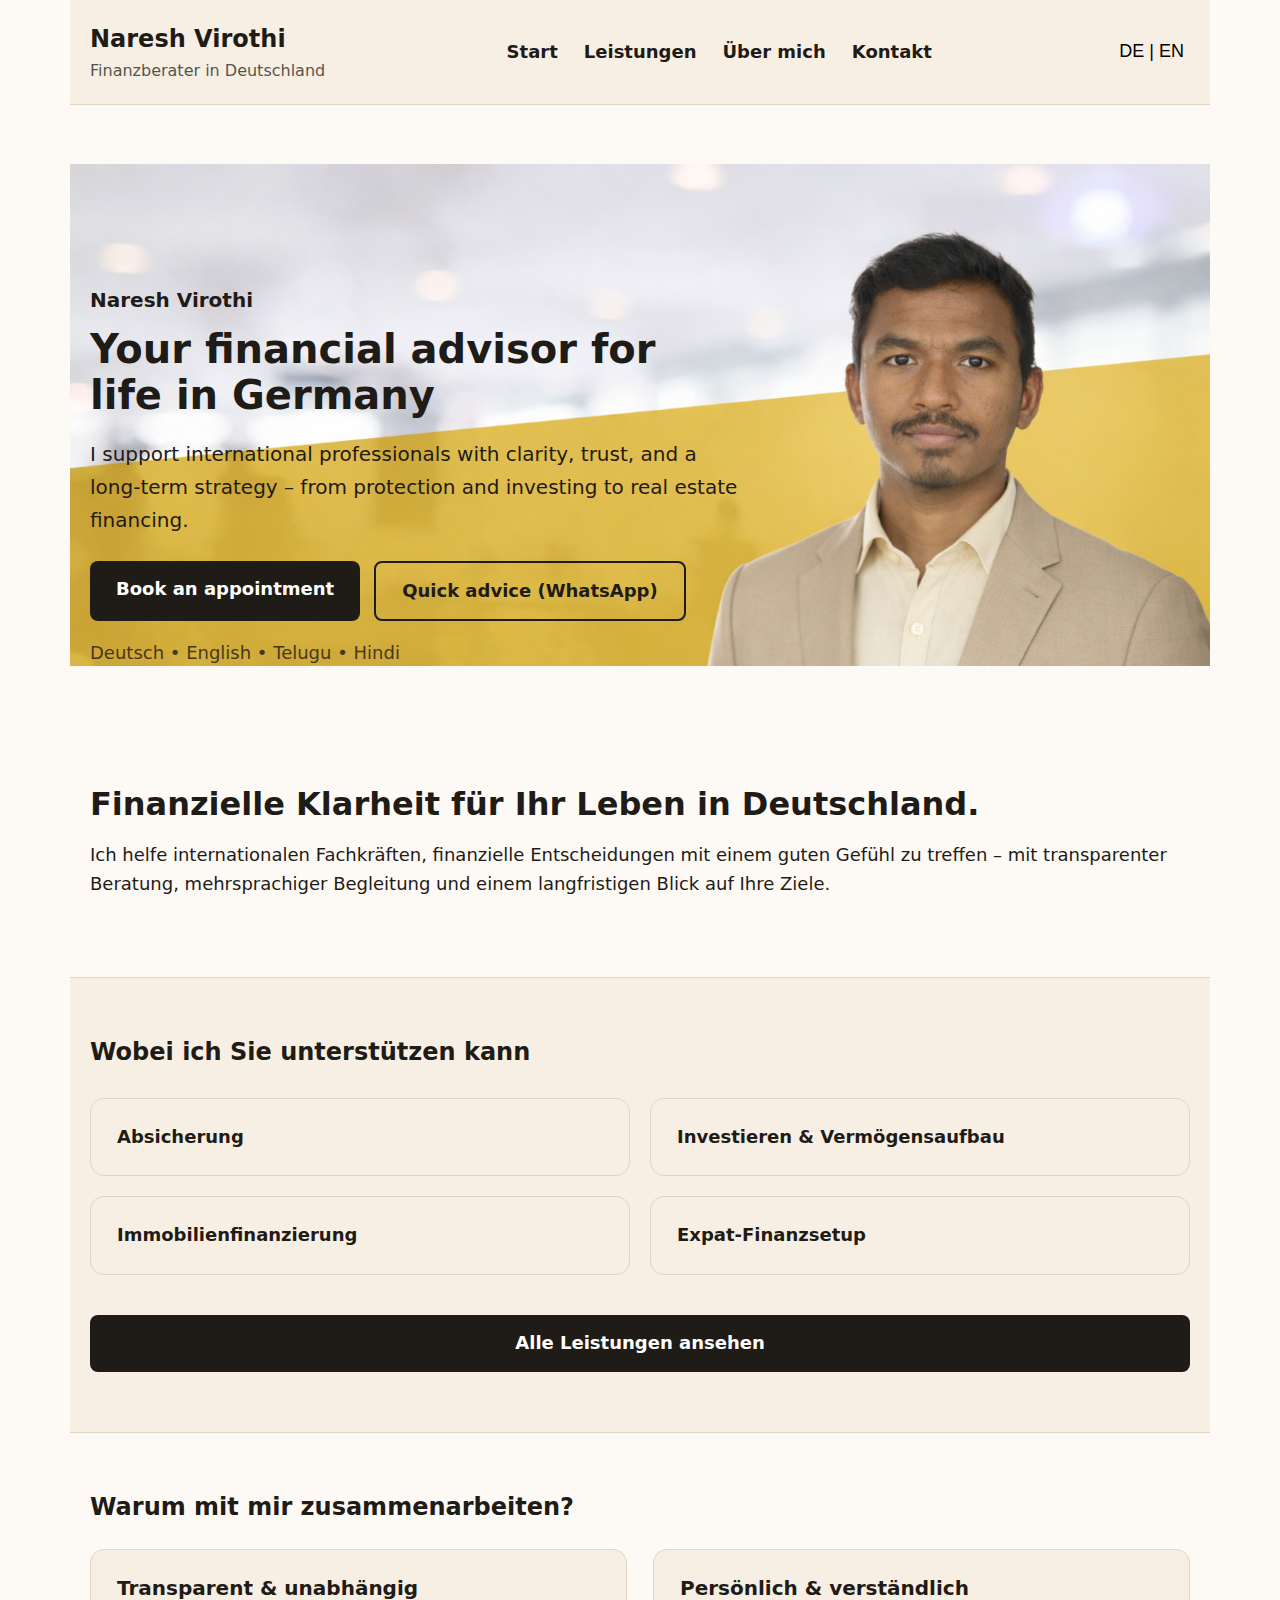
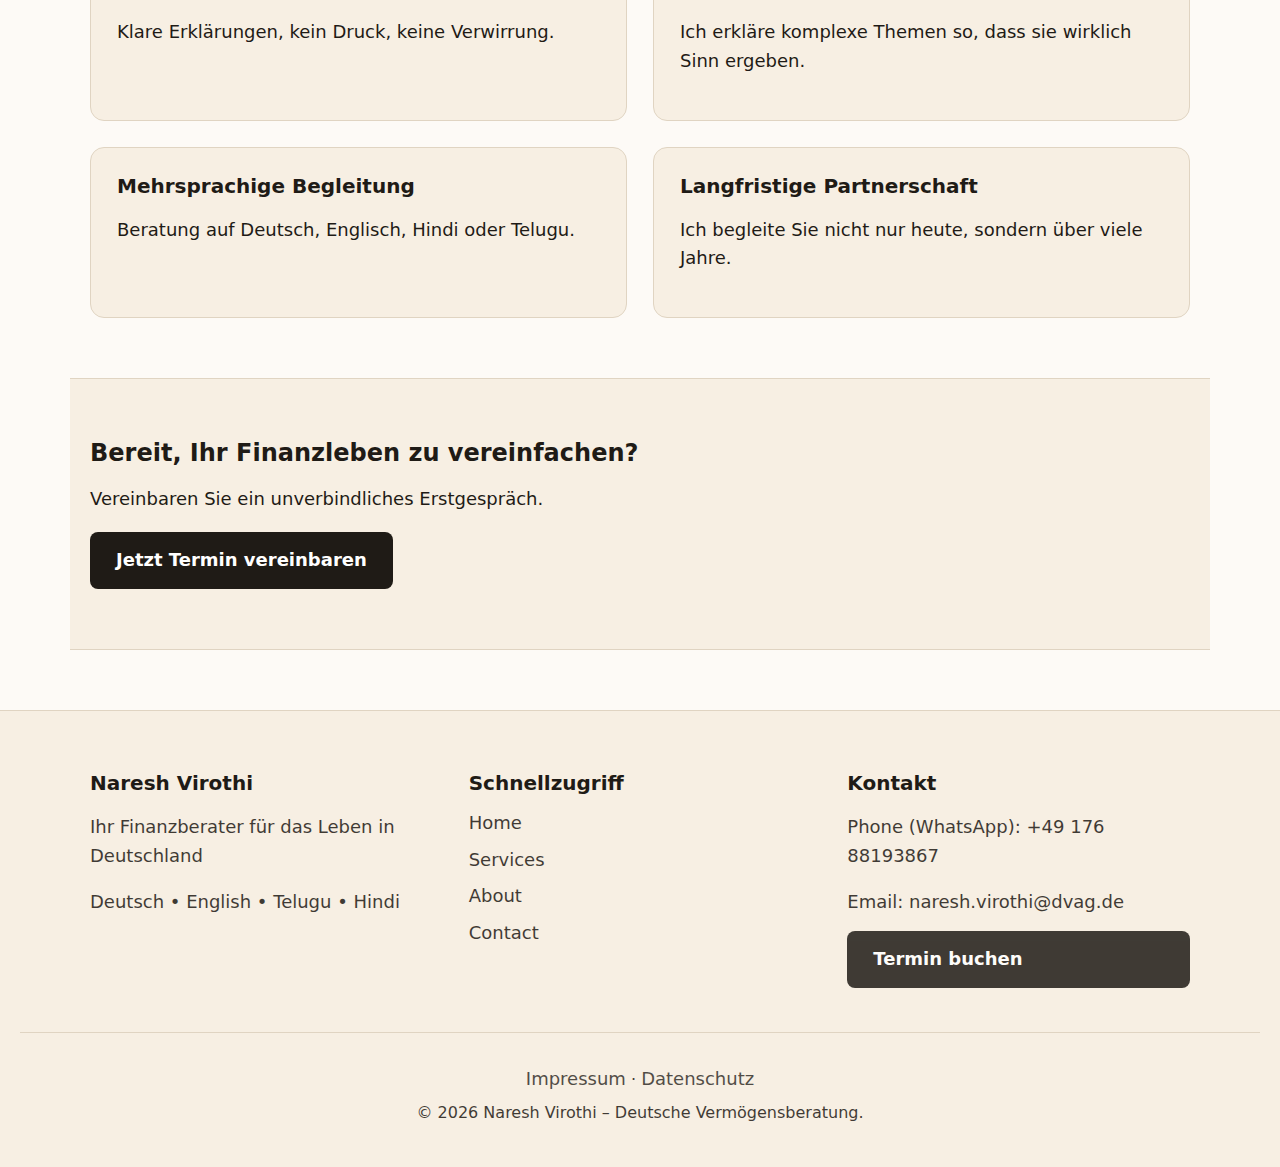
<file: index.html>
<!DOCTYPE html>
<html lang="en">
  <head>
    <meta charset="UTF-8" />
    <meta name="viewport" content="width=device-width, initial-scale=1.0" />
    <title>Naresh Virothi – Finanzberater in Deutschland</title>
    <link rel="stylesheet" href="styles.css" />
    <script defer src="script.js"></script>
  </head>

  <body>

<!-- NAVBAR (DESKTOP NAV + MOBILE HAMBURGER) -->
<header class="navbar">
  <div class="nav-left">
    <span class="brand">Naresh Virothi</span>
    <span class="brand-sub lang-de">Finanzberater in Deutschland</span>
    <span class="brand-sub lang-en">Financial Advisor in Germany</span>
  </div>

  <!-- DESKTOP NAVIGATION -->
  <nav class="nav-links">
    <a href="index.html"><span class="lang-de">Start</span><span class="lang-en">Home</span></a>
    <a href="services.html"><span class="lang-de">Leistungen</span><span class="lang-en">Services</span></a>
    <a href="about.html"><span class="lang-de">Über mich</span><span class="lang-en">About</span></a>
    <a href="contact.html"><span class="lang-de">Kontakt</span><span class="lang-en">Contact</span></a>
  </nav>

  <!-- DESKTOP LANGUAGE TOGGLE -->
  <div class="nav-right">
    <button id="lang-toggle" class="lang-toggle">DE | EN</button>
  </div>

  <!-- MOBILE HAMBURGER -->
  <button class="hamburger" id="hamburger">☰</button>

  <!-- MOBILE MENU -->
  <nav class="mobile-menu" id="mobile-menu">
    <a href="index.html"><span class="lang-de">Start</span><span class="lang-en">Home</span></a>
    <a href="services.html"><span class="lang-de">Leistungen</span><span class="lang-en">Services</span></a>
    <a href="about.html"><span class="lang-de">Über mich</span><span class="lang-en">About</span></a>
    <a href="contact.html"><span class="lang-de">Kontakt</span><span class="lang-en">Contact</span></a>

    <button id="lang-toggle-mobile" class="lang-toggle-mobile">DE | EN</button>
  </nav>
</header>

    <main>

      <!-- HERO WITH BACKGROUND IMAGE (UNCHANGED) -->
      <section class="hero-bg">
        <div class="hero-inner">
          <div class="hero-content">
            <p class="eyebrow">Naresh Virothi</p>
            <h1>Your financial advisor for life in Germany</h1>
            <p class="hero-sub">
              I support international professionals with clarity, trust, and a long‑term strategy –
              from protection and investing to real estate financing.
            </p>

            <div class="hero-buttons">
              <a href="https://outlook.office.com/book/FinanzberatungmitNareshVirothi@dvag02.onmicrosoft.com/"
                 target="_blank" rel="noopener" class="btn">
                Book an appointment
              </a>

              <a href="https://wa.me/4917688193867" target="_blank" rel="noopener" class="btn btn-outline">
                Quick advice (WhatsApp)
              </a>
            </div>

            <p class="languages">Deutsch • English • Telugu • Hindi</p>
          </div>
        </div>
      </section>

      <!-- REST OF YOUR PAGE (UNCHANGED) -->
      <section class="section">
        <div class="lang-de">
          <h2>Finanzielle Klarheit für Ihr Leben in Deutschland.</h2>
          <p>Ich helfe internationalen Fachkräften, finanzielle Entscheidungen mit einem guten Gefühl zu treffen – mit transparenter Beratung, mehrsprachiger Begleitung und einem langfristigen Blick auf Ihre Ziele.</p>
        </div>
        <div class="lang-en">
          <h2>Financial clarity for your life in Germany.</h2>
          <p>I help international professionals make confident financial decisions – with transparent guidance, multilingual support, and a long‑term view of your goals.</p>
        </div>
      </section>

      <section class="section section-light">
        <div class="section-header">
          <div class="lang-de"><h3>Wobei ich Sie unterstützen kann</h3></div>
          <div class="lang-en"><h3>What I can help you with</h3></div>
        </div>

        <div class="services-grid">
          <div class="service-card"><span class="lang-de">Absicherung</span><span class="lang-en">Protection</span></div>
          <div class="service-card"><span class="lang-de">Investieren &amp; Vermögensaufbau</span><span class="lang-en">Investing &amp; Wealth</span></div>
          <div class="service-card"><span class="lang-de">Immobilienfinanzierung</span><span class="lang-en">Real Estate Financing</span></div>
          <div class="service-card"><span class="lang-de">Expat‑Finanzsetup</span><span class="lang-en">Expat Financial Setup</span></div>
        </div>

        <a href="services.html" class="btn center">
          <span class="lang-de">Alle Leistungen ansehen</span>
          <span class="lang-en">View all services</span>
        </a>
      </section>

      <section class="section">
        <div class="section-header">
          <div class="lang-de"><h3>Warum mit mir zusammenarbeiten?</h3></div>
          <div class="lang-en"><h3>Why work with me?</h3></div>
        </div>

        <div class="pillars-grid">
          <div class="pillar"><div class="lang-de"><h4>Transparent &amp; unabhängig</h4><p>Klare Erklärungen, kein Druck, keine Verwirrung.</p></div><div class="lang-en"><h4>Transparent &amp; independent</h4><p>Clear explanations. No pressure. No confusion.</p></div></div>
          <div class="pillar"><div class="lang-de"><h4>Persönlich & verständlich</h4><p>Ich erkläre komplexe Themen so, dass sie wirklich Sinn ergeben.</p></div><div class="lang-en"><h4>Personal & easy to understand</h4><p>I explain complex topics in a way that actually makes sense.</p></div></div>
          <div class="pillar"><div class="lang-de"><h4>Mehrsprachige Begleitung</h4><p>Beratung auf Deutsch, Englisch, Hindi oder Telugu.</p></div><div class="lang-en"><h4>Multilingual support</h4><p>Guidance in German, English, Hindi, or Telugu.</p></div></div>
          <div class="pillar"><div class="lang-de"><h4>Langfristige Partnerschaft</h4><p>Ich begleite Sie nicht nur heute, sondern über viele Jahre.</p></div><div class="lang-en"><h4>Long‑term partnership</h4><p>I support you not just today, but for many years ahead.</p></div></div>
        </div>
      </section>

      <section class="section section-light cta-section">
        <div class="lang-de"><h3>Bereit, Ihr Finanzleben zu vereinfachen?</h3><p>Vereinbaren Sie ein unverbindliches Erstgespräch.</p></div>
        <div class="lang-en"><h3>Ready to simplify your financial life?</h3><p>Book a non‑binding introductory call.</p></div>

        <a href="contact.html" class="btn">
          <span class="lang-de">Jetzt Termin vereinbaren</span>
          <span class="lang-en">Book an appointment</span>
        </a>
      </section>

    </main>

    <footer class="footer">
      <div class="footer-grid">
        <div class="footer-col">
          <h4>Naresh Virothi</h4>
          <p class="footer-sub">Ihr Finanzberater für das Leben in Deutschland</p>
          <p class="languages">Deutsch • English • Telugu • Hindi</p>
        </div>

        <div class="footer-col">
          <h4>Schnellzugriff</h4>
          <a href="index.html">Home</a>
          <a href="services.html">Services</a>
          <a href="about.html">About</a>
          <a href="contact.html">Contact</a>
        </div>

        <div class="footer-col">
          <h4>Kontakt</h4>
          <p>Phone (WhatsApp): +49 176 88193867</p>
          <p>Email: naresh.virothi@dvag.de</p>
          <a href="https://outlook.office.com/book/FinanzberatungmitNareshVirothi@dvag02.onmicrosoft.com/"
             target="_blank" rel="noopener" class="btn footer-btn">
            Termin buchen
          </a>
        </div>
      </div>

      <div class="footer-legal">
        <p><a href="impressum.html">Impressum</a> · <a href="datenschutz.html">Datenschutz</a></p>
        <p>© 2026 Naresh Virothi – Deutsche Vermögensberatung.</p>
      </div>
    </footer>

  </body>
</html>
</file>
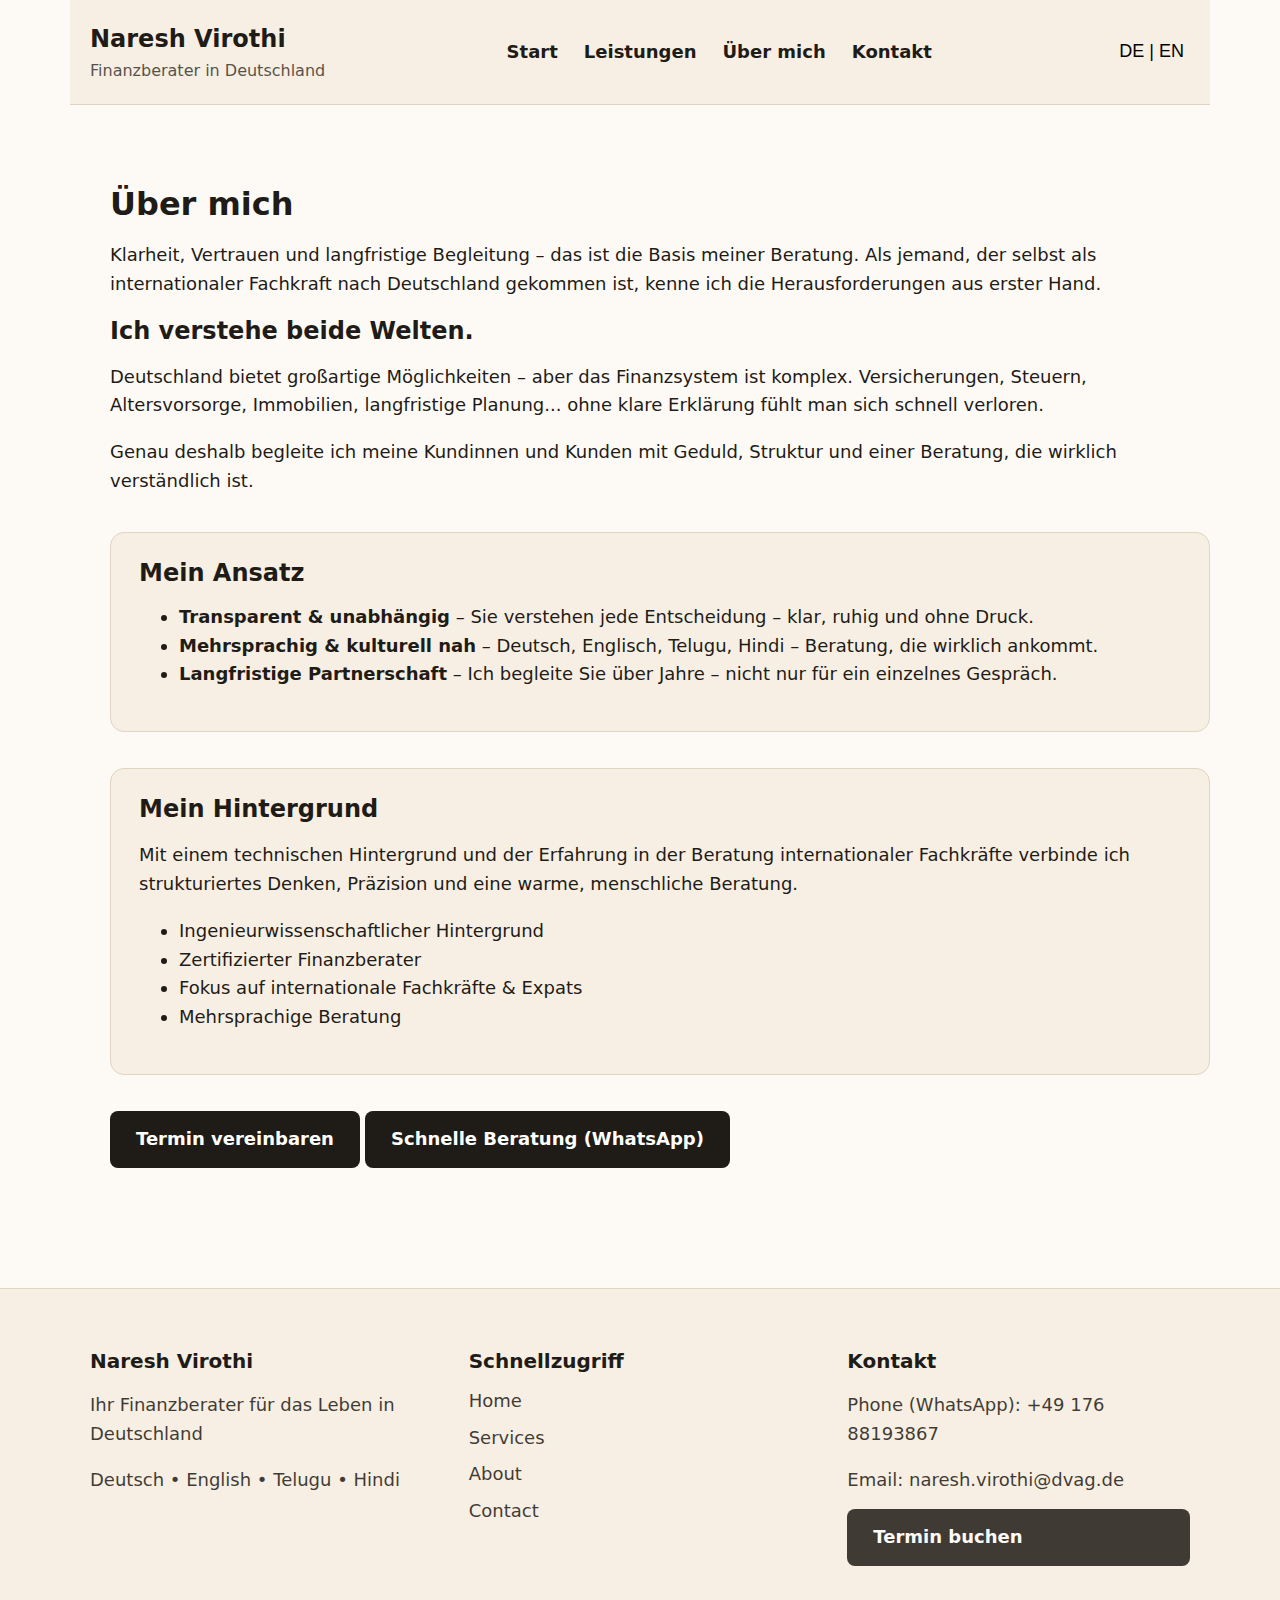
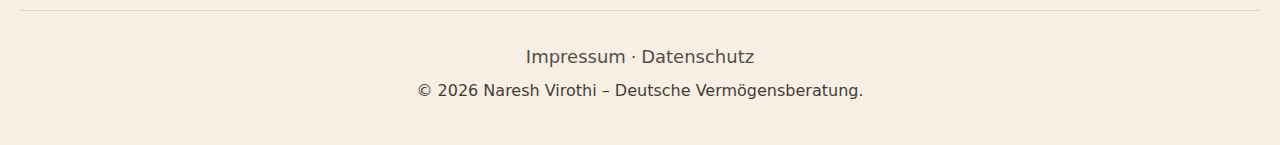
<file: about.html>
<!DOCTYPE html>
<html lang="en">
  <head>
    <meta charset="UTF-8" />
    <meta name="viewport" content="width=device-width, initial-scale=1.0" />
    <title>Über mich – About Me</title>
    <link rel="stylesheet" href="styles.css" />
    <script defer src="script.js"></script>
  </head>

  <body>
    <header class="navbar">
      <div class="nav-left">
        <span class="brand">Naresh Virothi</span>
        <span class="brand-sub lang-de">Finanzberater in Deutschland</span>
        <span class="brand-sub lang-en">Financial Advisor in Germany</span>
      </div>

      <nav class="nav-links">
        <a href="index.html"><span class="lang-de">Start</span><span class="lang-en">Home</span></a>
        <a href="services.html"><span class="lang-de">Leistungen</span><span class="lang-en">Services</span></a>
        <a href="about.html"><span class="lang-de">Über mich</span><span class="lang-en">About</span></a>
        <a href="contact.html"><span class="lang-de">Kontakt</span><span class="lang-en">Contact</span></a>
      </nav>

      <div class="nav-right">
        <button id="lang-toggle" class="lang-toggle">DE | EN</button>
      </div>
    </header>

    <main>
      <section class="section">

        <!-- GERMAN VERSION -->
        <div class="lang-de about-wrapper">

          <h2>Über mich</h2>

          <p>Klarheit, Vertrauen und langfristige Begleitung – das ist die Basis meiner Beratung. Als jemand, der selbst als internationaler Fachkraft nach Deutschland gekommen ist, kenne ich die Herausforderungen aus erster Hand.</p>

          <h3>Ich verstehe beide Welten.</h3>
          <p>Deutschland bietet großartige Möglichkeiten – aber das Finanzsystem ist komplex. Versicherungen, Steuern, Altersvorsorge, Immobilien, langfristige Planung... ohne klare Erklärung fühlt man sich schnell verloren.</p>
          <p>Genau deshalb begleite ich meine Kundinnen und Kunden mit Geduld, Struktur und einer Beratung, die wirklich verständlich ist.</p>

          <div class="about-box">
            <h3>Mein Ansatz</h3>
            <ul>
              <li><strong>Transparent & unabhängig</strong> – Sie verstehen jede Entscheidung – klar, ruhig und ohne Druck.</li>
              <li><strong>Mehrsprachig & kulturell nah</strong> – Deutsch, Englisch, Telugu, Hindi – Beratung, die wirklich ankommt.</li>
              <li><strong>Langfristige Partnerschaft</strong> – Ich begleite Sie über Jahre – nicht nur für ein einzelnes Gespräch.</li>
            </ul>
          </div>

          <div class="about-box">
            <h3>Mein Hintergrund</h3>
            <p>Mit einem technischen Hintergrund und der Erfahrung in der Beratung internationaler Fachkräfte verbinde ich strukturiertes Denken, Präzision und eine warme, menschliche Beratung.</p>
            <ul>
              <li>Ingenieurwissenschaftlicher Hintergrund</li>
              <li>Zertifizierter Finanzberater</li>
              <li>Fokus auf internationale Fachkräfte & Expats</li>
              <li>Mehrsprachige Beratung</li>
            </ul>
          </div>

          <div class="about-buttons">
            <a href="contact.html" class="btn">Termin vereinbaren</a>
            <a href="https://wa.me/4917688193867" class="btn secondary">Schnelle Beratung (WhatsApp)</a>
          </div>

        </div>

        <!-- ENGLISH VERSION -->
        <div class="lang-en about-wrapper">

          <h2>About Me</h2>

          <p>Clarity, trust, and long-term guidance — that’s the foundation of my advisory approach. As someone who moved to Germany as an international professional myself, I understand the challenges first-hand.</p>

          <h3>I understand both worlds.</h3>
          <p>Germany offers great opportunities — but the financial system is complex. Insurance, taxes, retirement planning, real estate, long-term strategy… without clear explanations, it’s easy to feel lost.</p>
          <p>This is exactly why I support my clients with patience, structure, and guidance that is truly easy to understand.</p>

          <div class="about-box">
            <h3>My Approach</h3>
            <ul>
              <li><strong>Transparent & independent</strong> — You understand every decision clearly, calmly, and without pressure.</li>
              <li><strong>Multilingual & culturally aware</strong> — German, English, Telugu, Hindi — advice that truly connects.</li>
              <li><strong>Long-term partnership</strong> — I support you for years, not just for a single meeting.</li>
            </ul>
          </div>

          <div class="about-box">
            <h3>My Background</h3>
            <p>With a technical background and experience advising international professionals, I combine structured thinking, precision, and warm, human-centered guidance.</p>
            <ul>
              <li>Engineering background</li>
              <li>Certified financial advisor</li>
              <li>Focus on international professionals & expats</li>
              <li>Multilingual advisory</li>
            </ul>
          </div>

          <div class="about-buttons">
            <a href="contact.html" class="btn">Book an appointment</a>
            <a href="https://wa.me/4917688193867" class="btn secondary">Quick advice (WhatsApp)</a>
          </div>

        </div>

      </section>
    </main>

<footer class="footer">
  <div class="footer-grid">

    <!-- Column 1 -->
    <div class="footer-col">
      <h4>Naresh Virothi</h4>
      <p class="footer-sub">Ihr Finanzberater für das Leben in Deutschland</p>
      <p class="languages">Deutsch • English • Telugu • Hindi</p>
    </div>

    <!-- Column 2 -->
    <div class="footer-col">
      <h4>Schnellzugriff</h4>
      <a href="index.html">Home</a>
      <a href="services.html">Services</a>
      <a href="about.html">About</a>
      <a href="contact.html">Contact</a>
    </div>

    <!-- Column 3 -->
    <div class="footer-col">
      <h4>Kontakt</h4>
      <p>Phone (WhatsApp): +49 176 88193867</p>
      <p>Email: naresh.virothi@dvag.de</p>
      <a href="contact.html" class="btn footer-btn">Termin buchen</a>
    </div>

  </div>

  <div class="footer-legal">
    <p>
      <a href="impressum.html">Impressum</a> · 
      <a href="datenschutz.html">Datenschutz</a>
    </p>
    <p>© 2026 Naresh Virothi – Deutsche Vermögensberatung.</p>
  </div>
</footer>

  </body>
</html>
</file>
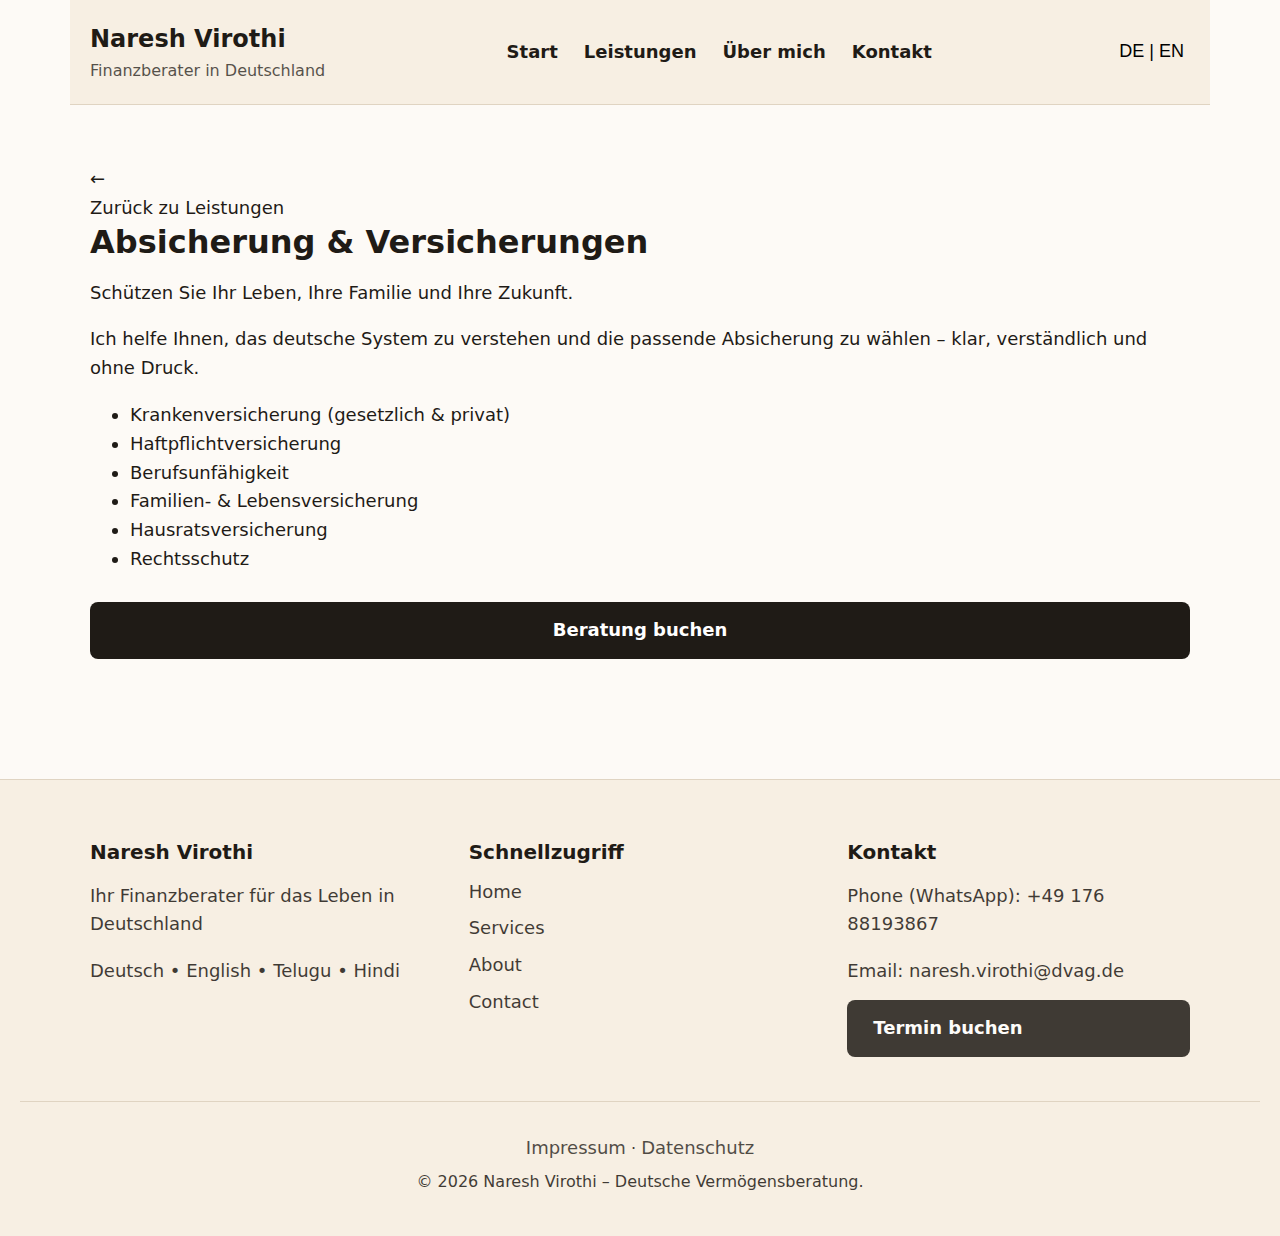
<file: absicherung.html>
<!DOCTYPE html>
<html lang="en">
  <head>
    <meta charset="UTF-8" />
    <meta name="viewport" content="width=device-width, initial-scale=1.0" />
    <title>Absicherung – Protection</title>
    <link rel="stylesheet" href="styles.css" />
    <script defer src="script.js"></script>
  </head>

  <body>
    <header class="navbar">
      <div class="nav-left">
        <span class="brand">Naresh Virothi</span>
        <span class="brand-sub lang-de">Finanzberater in Deutschland</span>
        <span class="brand-sub lang-en">Financial Advisor in Germany</span>
      </div>

      <nav class="nav-links">
        <a href="index.html"><span class="lang-de">Start</span><span class="lang-en">Home</span></a>
        <a href="services.html"><span class="lang-de">Leistungen</span><span class="lang-en">Services</span></a>
        <a href="about.html"><span class="lang-de">Über mich</span><span class="lang-en">About</span></a>
        <a href="contact.html"><span class="lang-de">Kontakt</span><span class="lang-en">Contact</span></a>
      </nav>

      <div class="nav-right">
        <button id="lang-toggle" class="lang-toggle">DE | EN</button>
      </div>
    </header>

<main>
  <section class="section">

    <a href="services.html" class="back-link">
      <span class="arrow">←</span>
      <span class="lang-de">Zurück zu Leistungen</span>
      <span class="lang-en">Back to Services</span>
    </a>

    <div class="lang-de">
      <h2>Absicherung & Versicherungen</h2>
          <p>Schützen Sie Ihr Leben, Ihre Familie und Ihre Zukunft.</p>
          <p>Ich helfe Ihnen, das deutsche System zu verstehen und die passende Absicherung zu wählen – klar, verständlich und ohne Druck.</p>

          <ul>
            <li>Krankenversicherung (gesetzlich & privat)</li>
            <li>Haftpflichtversicherung</li>
            <li>Berufsunfähigkeit</li>
            <li>Familien- & Lebensversicherung</li>
            <li>Hausratsversicherung</li>
            <li>Rechtsschutz</li>
          </ul>
        </div>

        <div class="lang-en">
          <h2>Protection & Insurance</h2>
          <p>Protect your life, your family, and your future.</p>
          <p>I help you understand the German system and choose the right protection — clear, simple, and without pressure.</p>

          <ul>
            <li>Health insurance (public & private)</li>
            <li>Liability insurance</li>
            <li>Disability insurance</li>
            <li>Family & life insurance</li>
            <li>Household insurance</li>
            <li>Legal protection</li>
          </ul>
        </div>

        <a href="contact.html" class="btn center">
          <span class="lang-de">Beratung buchen</span>
          <span class="lang-en">Book consultation</span>
        </a>

      </section>
    </main>

<footer class="footer">
  <div class="footer-grid">

    <!-- Column 1 -->
    <div class="footer-col">
      <h4>Naresh Virothi</h4>
      <p class="footer-sub">Ihr Finanzberater für das Leben in Deutschland</p>
      <p class="languages">Deutsch • English • Telugu • Hindi</p>
    </div>

    <!-- Column 2 -->
    <div class="footer-col">
      <h4>Schnellzugriff</h4>
      <a href="index.html">Home</a>
      <a href="services.html">Services</a>
      <a href="about.html">About</a>
      <a href="contact.html">Contact</a>
    </div>

    <!-- Column 3 -->
    <div class="footer-col">
      <h4>Kontakt</h4>
      <p>Phone (WhatsApp): +49 176 88193867</p>
      <p>Email: naresh.virothi@dvag.de</p>
      <a href="contact.html" class="btn footer-btn">Termin buchen</a>
    </div>

  </div>

  <!-- EXACT LEGAL SECTION FROM YOUR IMAGE -->
  <div class="footer-legal">
    <p>
      <a href="impressum.html">Impressum</a> · 
      <a href="datenschutz.html">Datenschutz</a>
    </p>
    <p>© 2026 Naresh Virothi – Deutsche Vermögensberatung.</p>
  </div>
</footer>

  </body>
</html>
</file>
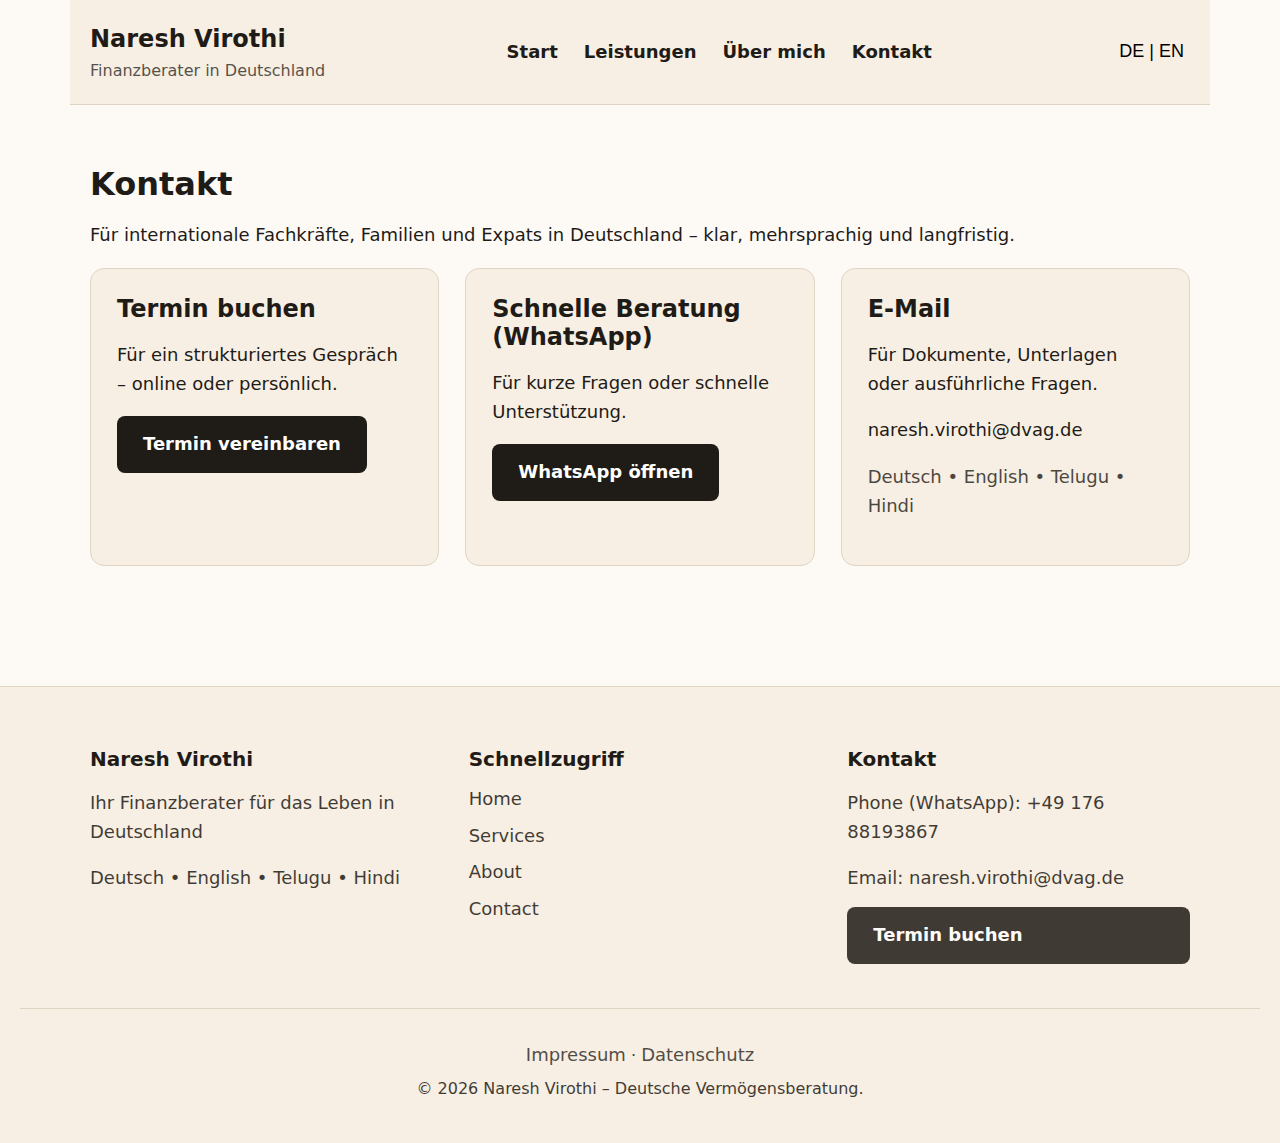
<file: contact.html>
<!DOCTYPE html>
<html lang="en">
  <head>
    <meta charset="UTF-8" />
    <meta name="viewport" content="width=device-width, initial-scale=1.0" />
    <title>Kontakt – Contact</title>
    <link rel="stylesheet" href="styles.css" />
    <script defer src="script.js"></script>
  </head>

  <body>
    <header class="navbar">
      <div class="nav-left">
        <span class="brand">Naresh Virothi</span>
        <span class="brand-sub lang-de">Finanzberater in Deutschland</span>
        <span class="brand-sub lang-en">Financial Advisor in Germany</span>
      </div>

      <nav class="nav-links">
        <a href="index.html"><span class="lang-de">Start</span><span class="lang-en">Home</span></a>
        <a href="services.html"><span class="lang-de">Leistungen</span><span class="lang-en">Services</span></a>
        <a href="about.html"><span class="lang-de">Über mich</span><span class="lang-en">About</span></a>
        <a href="contact.html"><span class="lang-de">Kontakt</span><span class="lang-en">Contact</span></a>
      </nav>

      <div class="nav-right">
        <button id="lang-toggle" class="lang-toggle">DE | EN</button>
      </div>
    </header>

    <main>
      <section class="section contact-wrapper">

        <!-- GERMAN -->
        <div class="lang-de">
          <h2>Kontakt</h2>
          <p class="contact-intro">
            Für internationale Fachkräfte, Familien und Expats in Deutschland – klar, mehrsprachig und langfristig.
          </p>
        </div>

        <!-- ENGLISH -->
        <div class="lang-en">
          <h2>Contact</h2>
          <p class="contact-intro">
            For international professionals, families, and expats in Germany – clear, multilingual, and long‑term.
          </p>
        </div>

        <div class="contact-grid">

          <!-- Appointment -->
          <div class="contact-box">
            <div class="lang-de">
              <h3>Termin buchen</h3>
              <p>Für ein strukturiertes Gespräch – online oder persönlich.</p>
              <a href="https://outlook.office.com/book/FinanzberatungmitNareshVirothi@dvag02.onmicrosoft.com/"
                 target="_blank" class="btn">
                Termin vereinbaren
              </a>
            </div>

            <div class="lang-en">
              <h3>Book an appointment</h3>
              <p>For a structured conversation – online or in person.</p>
              <a href="https://outlook.office.com/book/FinanzberatungmitNareshVirothi@dvag02.onmicrosoft.com/"
                 target="_blank" class="btn">
                Book appointment
              </a>
            </div>
          </div>

          <!-- WhatsApp -->
          <div class="contact-box">
            <div class="lang-de">
              <h3>Schnelle Beratung (WhatsApp)</h3>
              <p>Für kurze Fragen oder schnelle Unterstützung.</p>
              <a href="https://wa.me/4917688193867" target="_blank" class="btn secondary">WhatsApp öffnen</a>
            </div>

            <div class="lang-en">
              <h3>Quick advice (WhatsApp)</h3>
              <p>For short questions or quick support.</p>
              <a href="https://wa.me/4917688193867" target="_blank" class="btn secondary">Open WhatsApp</a>
            </div>
          </div>

          <!-- Email -->
          <div class="contact-box">
            <div class="lang-de">
              <h3>E‑Mail</h3>
              <p>Für Dokumente, Unterlagen oder ausführliche Fragen.</p>
              <p class="email">naresh.virothi@dvag.de</p>
              <p class="languages">Deutsch • English • Telugu • Hindi</p>
            </div>

            <div class="lang-en">
              <h3>Email</h3>
              <p>For documents, records, or detailed questions.</p>
              <p class="email">naresh.virothi@dvag.de</p>
              <p class="languages">Deutsch • English • Telugu • Hindi</p>
            </div>
          </div>

        </div>

      </section>
    </main>

    <footer class="footer">
      <div class="footer-grid">

        <!-- Column 1 -->
        <div class="footer-col">
          <h4>Naresh Virothi</h4>
          <p class="footer-sub">Ihr Finanzberater für das Leben in Deutschland</p>
          <p class="languages">Deutsch • English • Telugu • Hindi</p>
        </div>

        <!-- Column 2 -->
        <div class="footer-col">
          <h4>Schnellzugriff</h4>
          <a href="index.html">Home</a>
          <a href="services.html">Services</a>
          <a href="about.html">About</a>
          <a href="contact.html">Contact</a>
        </div>

        <!-- Column 3 -->
        <div class="footer-col">
          <h4>Kontakt</h4>
          <p>Phone (WhatsApp): +49 176 88193867</p>
          <p>Email: naresh.virothi@dvag.de</p>
          <a href="https://outlook.office.com/book/FinanzberatungmitNareshVirothi@dvag02.onmicrosoft.com/"
             target="_blank" class="btn footer-btn">
            Termin buchen
          </a>
        </div>

      </div>

      <div class="footer-legal">
        <p><a href="impressum.html">Impressum</a> · <a href="datenschutz.html">Datenschutz</a></p>
        <p>© 2026 Naresh Virothi – Deutsche Vermögensberatung.</p>
      </div>
    </footer>

  </body>
</html>
</file>
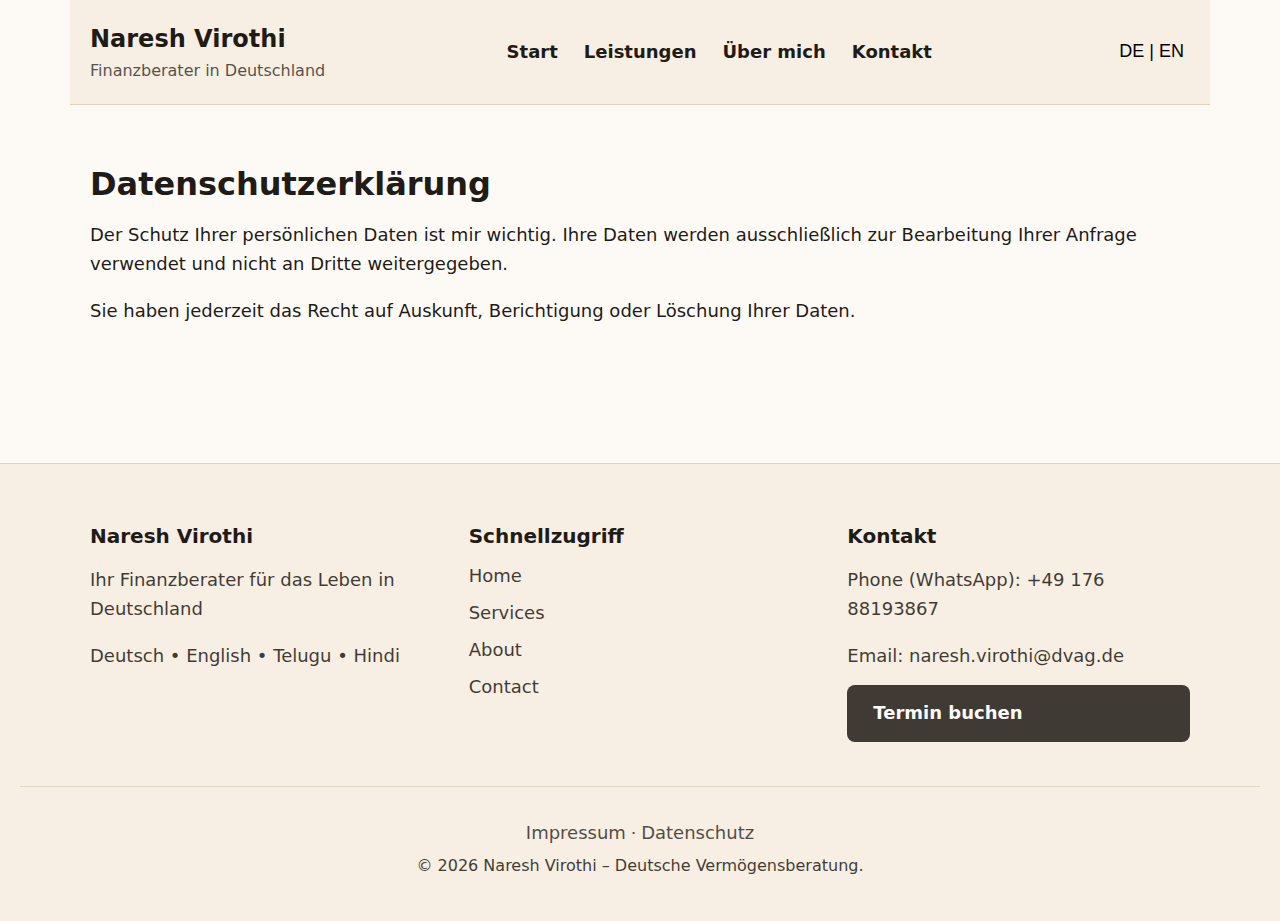
<file: datenschutz.html>
<!DOCTYPE html>
<html lang="en">
  <head>
    <meta charset="UTF-8" />
    <meta name="viewport" content="width=device-width, initial-scale=1.0" />
    <title>Datenschutz – Privacy Policy</title>
    <link rel="stylesheet" href="styles.css" />
    <script defer src="script.js"></script>
  </head>
  <body>
    <header class="navbar">
      <div class="nav-left">
        <span class="brand">Naresh Virothi</span>
        <span class="brand-sub lang-de">Finanzberater in Deutschland</span>
        <span class="brand-sub lang-en">Financial Advisor in Germany</span>
      </div>
      <nav class="nav-links">
        <a href="index.html"><span class="lang-de">Start</span><span class="lang-en">Home</span></a>
        <a href="services.html"><span class="lang-de">Leistungen</span><span class="lang-en">Services</span></a>
        <a href="about.html"><span class="lang-de">Über mich</span><span class="lang-en">About</span></a>
        <a href="contact.html"><span class="lang-de">Kontakt</span><span class="lang-en">Contact</span></a>
      </nav>
      <div class="nav-right">
        <button id="lang-toggle" class="lang-toggle">DE | EN</button>
      </div>
    </header>

    <main>
      <section class="section">
        <div class="lang-de">
          <h2>Datenschutzerklärung</h2>
          <p>
            Der Schutz Ihrer persönlichen Daten ist mir wichtig. Ihre Daten werden ausschließlich
            zur Bearbeitung Ihrer Anfrage verwendet und nicht an Dritte weitergegeben.
          </p>
          <p>
            Sie haben jederzeit das Recht auf Auskunft, Berichtigung oder Löschung Ihrer Daten.
          </p>
        </div>
        <div class="lang-en">
          <h2>Privacy Policy</h2>
          <p>
            Protecting your personal data is important to me. Your information is used solely to
            process your request and will not be shared with third parties.
          </p>
          <p>
            You have the right to request access, correction, or deletion of your data at any time.
          </p>
        </div>
      </section>
    </main>

<footer class="footer">
  <div class="footer-grid">

    <!-- Column 1 -->
    <div class="footer-col">
      <h4>Naresh Virothi</h4>
      <p class="footer-sub">Ihr Finanzberater für das Leben in Deutschland</p>
      <p class="languages">Deutsch • English • Telugu • Hindi</p>
    </div>

    <!-- Column 2 -->
    <div class="footer-col">
      <h4>Schnellzugriff</h4>
      <a href="index.html">Home</a>
      <a href="services.html">Services</a>
      <a href="about.html">About</a>
      <a href="contact.html">Contact</a>
    </div>

    <!-- Column 3 -->
    <div class="footer-col">
      <h4>Kontakt</h4>
      <p>Phone (WhatsApp): +49 176 88193867</p>
      <p>Email: naresh.virothi@dvag.de</p>
      <a href="contact.html" class="btn footer-btn">Termin buchen</a>
    </div>

  </div>

  <!-- EXACT LEGAL SECTION FROM YOUR IMAGE -->
  <div class="footer-legal">
    <p>
      <a href="impressum.html">Impressum</a> · 
      <a href="datenschutz.html">Datenschutz</a>
    </p>
    <p>© 2026 Naresh Virothi – Deutsche Vermögensberatung.</p>
  </div>
</footer>

  </body>
</html>
</file>
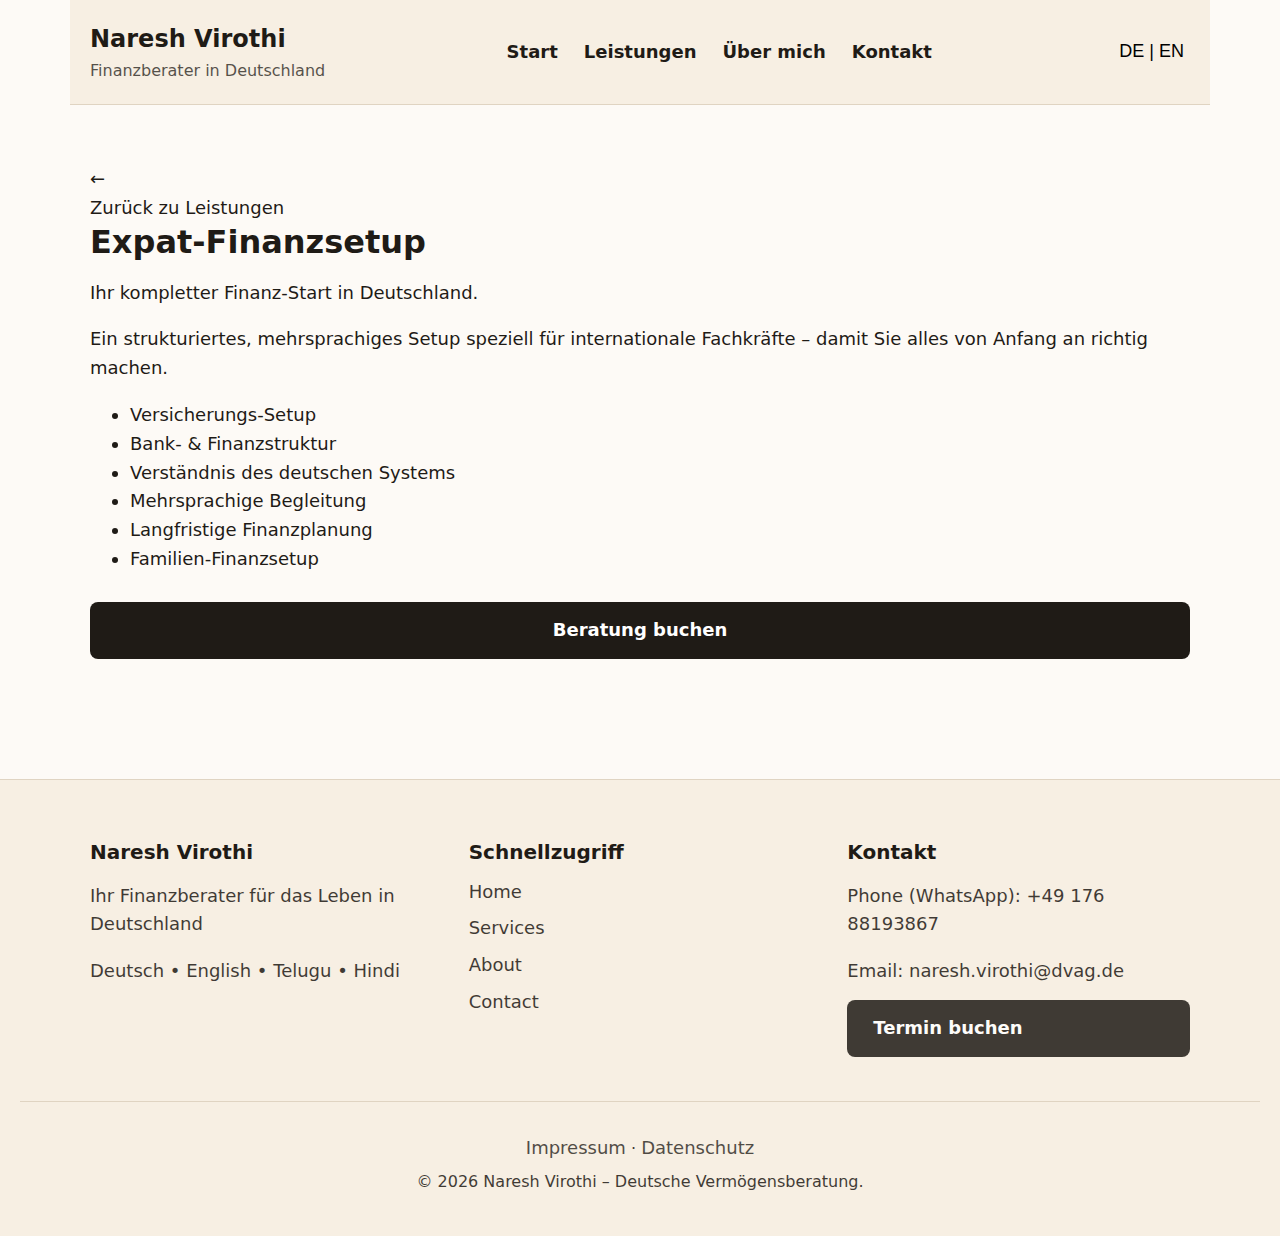
<file: expat.html>
<!DOCTYPE html>
<html lang="en">
  <head>
    <meta charset="UTF-8" />
    <meta name="viewport" content="width=device-width, initial-scale=1.0" />
    <title>Expat Setup</title>
    <link rel="stylesheet" href="styles.css" />
    <script defer src="script.js"></script>
  </head>

  <body>
    <header class="navbar">
      <div class="nav-left">
        <span class="brand">Naresh Virothi</span>
        <span class="brand-sub lang-de">Finanzberater in Deutschland</span>
        <span class="brand-sub lang-en">Financial Advisor in Germany</span>
      </div>

      <nav class="nav-links">
        <a href="index.html"><span class="lang-de">Start</span><span class="lang-en">Home</span></a>
        <a href="services.html"><span class="lang-de">Leistungen</span><span class="lang-en">Services</span></a>
        <a href="about.html"><span class="lang-de">Über mich</span><span class="lang-en">About</span></a>
        <a href="contact.html"><span class="lang-de">Kontakt</span><span class="lang-en">Contact</span></a>
      </nav>

      <div class="nav-right">
        <button id="lang-toggle" class="lang-toggle">DE | EN</button>
      </div>
    </header>

<main>
  <section class="section">

    <a href="services.html" class="back-link">
      <span class="arrow">←</span>
      <span class="lang-de">Zurück zu Leistungen</span>
      <span class="lang-en">Back to Services</span>
    </a>

    <div class="lang-de">
      <h2>Expat‑Finanzsetup</h2>
          <p>Ihr kompletter Finanz‑Start in Deutschland.</p>
          <p>Ein strukturiertes, mehrsprachiges Setup speziell für internationale Fachkräfte – damit Sie alles von Anfang an richtig machen.</p>

          <ul>
            <li>Versicherungs‑Setup</li>
            <li>Bank‑ & Finanzstruktur</li>
            <li>Verständnis des deutschen Systems</li>
            <li>Mehrsprachige Begleitung</li>
            <li>Langfristige Finanzplanung</li>
            <li>Familien‑Finanzsetup</li>
          </ul>
        </div>

        <div class="lang-en">
          <h2>Expat Financial Setup</h2>
          <p>Your complete financial start in Germany.</p>
          <p>A structured, multilingual setup designed for international professionals — so you get everything right from day one.</p>

          <ul>
            <li>Insurance setup</li>
            <li>Banking & financial structure</li>
            <li>Understanding the German system</li>
            <li>Multilingual guidance</li>
            <li>Long‑term financial planning</li>
            <li>Family financial setup</li>
          </ul>
        </div>

        <a href="contact.html" class="btn center">
          <span class="lang-de">Beratung buchen</span>
          <span class="lang-en">Book consultation</span>
        </a>

      </section>
    </main>

<footer class="footer">
  <div class="footer-grid">

    <!-- Column 1 -->
    <div class="footer-col">
      <h4>Naresh Virothi</h4>
      <p class="footer-sub">Ihr Finanzberater für das Leben in Deutschland</p>
      <p class="languages">Deutsch • English • Telugu • Hindi</p>
    </div>

    <!-- Column 2 -->
    <div class="footer-col">
      <h4>Schnellzugriff</h4>
      <a href="index.html">Home</a>
      <a href="services.html">Services</a>
      <a href="about.html">About</a>
      <a href="contact.html">Contact</a>
    </div>

    <!-- Column 3 -->
    <div class="footer-col">
      <h4>Kontakt</h4>
      <p>Phone (WhatsApp): +49 176 88193867</p>
      <p>Email: naresh.virothi@dvag.de</p>
      <a href="contact.html" class="btn footer-btn">Termin buchen</a>
    </div>

  </div>

  <!-- EXACT LEGAL SECTION FROM YOUR IMAGE -->
  <div class="footer-legal">
    <p>
      <a href="impressum.html">Impressum</a> · 
      <a href="datenschutz.html">Datenschutz</a>
    </p>
    <p>© 2026 Naresh Virothi – Deutsche Vermögensberatung.</p>
  </div>
</footer>

  </body>
</html>
</file>
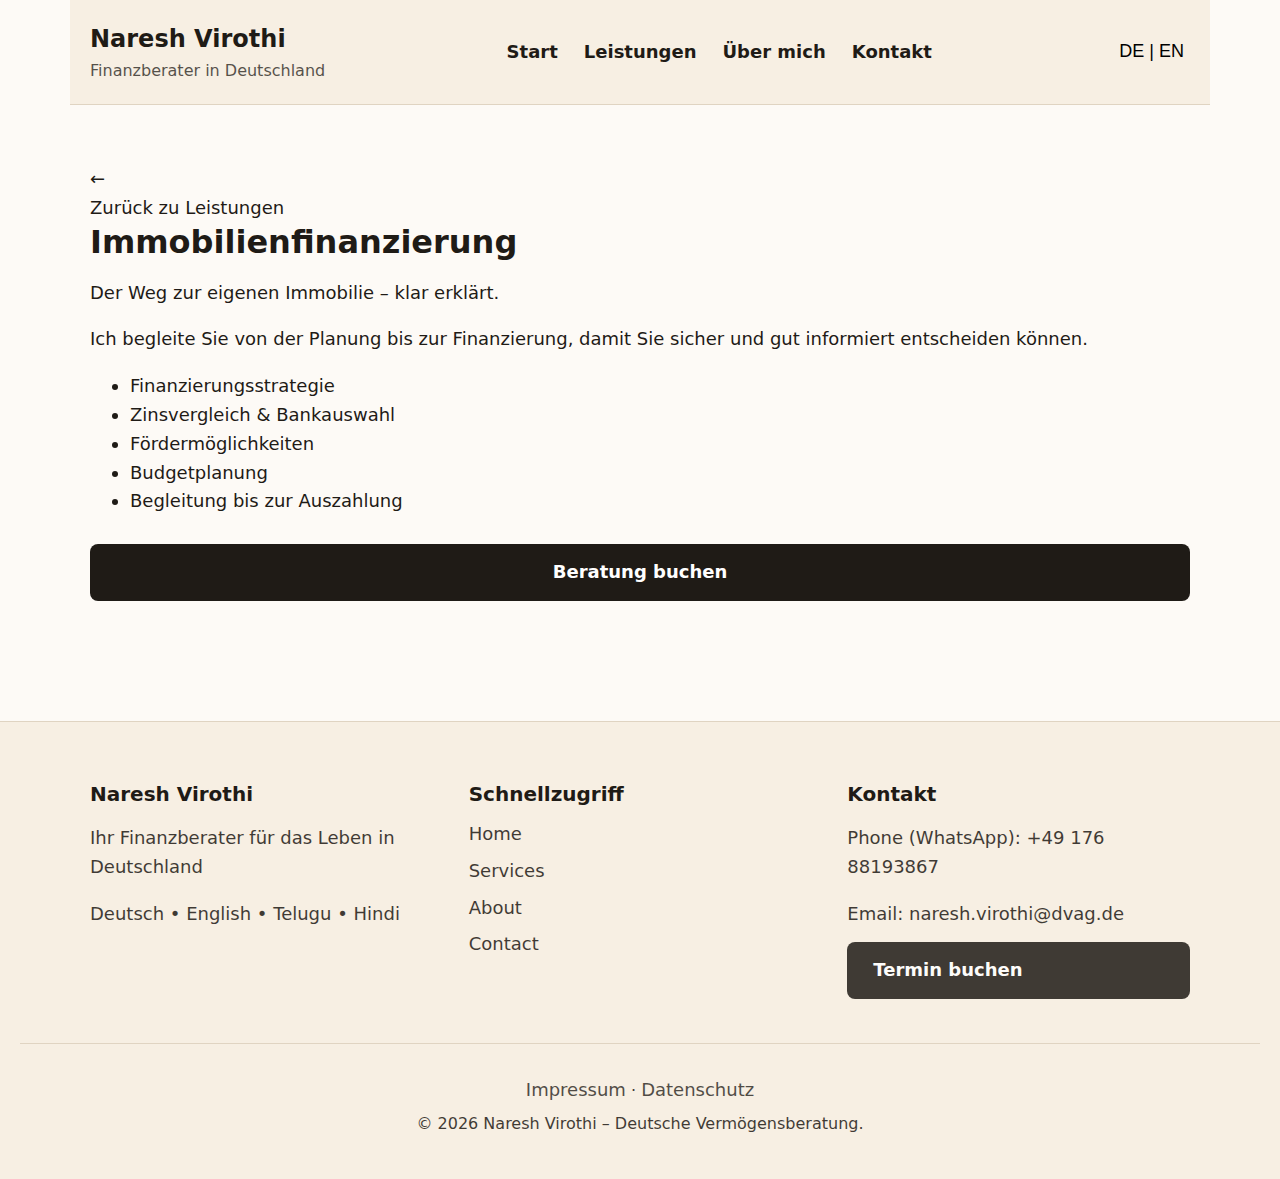
<file: immobilien.html>
<!DOCTYPE html>
<html lang="en">
  <head>
    <meta charset="UTF-8" />
    <meta name="viewport" content="width=device-width, initial-scale=1.0" />
    <title>Immobilien – Real Estate</title>
    <link rel="stylesheet" href="styles.css" />
    <script defer src="script.js"></script>
  </head>

  <body>
    <header class="navbar">
      <div class="nav-left">
        <span class="brand">Naresh Virothi</span>
        <span class="brand-sub lang-de">Finanzberater in Deutschland</span>
        <span class="brand-sub lang-en">Financial Advisor in Germany</span>
      </div>

      <nav class="nav-links">
        <a href="index.html"><span class="lang-de">Start</span><span class="lang-en">Home</span></a>
        <a href="services.html"><span class="lang-de">Leistungen</span><span class="lang-en">Services</span></a>
        <a href="about.html"><span class="lang-de">Über mich</span><span class="lang-en">About</span></a>
        <a href="contact.html"><span class="lang-de">Kontakt</span><span class="lang-en">Contact</span></a>
      </nav>

      <div class="nav-right">
        <button id="lang-toggle" class="lang-toggle">DE | EN</button>
      </div>
    </header>

<main>
  <section class="section">

    <a href="services.html" class="back-link">
      <span class="arrow">←</span>
      <span class="lang-de">Zurück zu Leistungen</span>
      <span class="lang-en">Back to Services</span>
    </a>

    <div class="lang-de">
      <h2>Immobilienfinanzierung</h2>
          <p>Der Weg zur eigenen Immobilie – klar erklärt.</p>
          <p>Ich begleite Sie von der Planung bis zur Finanzierung, damit Sie sicher und gut informiert entscheiden können.</p>

          <ul>
            <li>Finanzierungsstrategie</li>
            <li>Zinsvergleich & Bankauswahl</li>
            <li>Fördermöglichkeiten</li>
            <li>Budgetplanung</li>
            <li>Begleitung bis zur Auszahlung</li>
          </ul>
        </div>

        <div class="lang-en">
          <h2>Real Estate Financing</h2>
          <p>Your path to owning property — clearly explained.</p>
          <p>I support you from planning to financing so you can make confident, well‑informed decisions.</p>

          <ul>
            <li>Financing strategy</li>
            <li>Interest comparison & bank selection</li>
            <li>Government support programs</li>
            <li>Budget planning</li>
            <li>Support until payout</li>
          </ul>
        </div>

        <a href="contact.html" class="btn center">
          <span class="lang-de">Beratung buchen</span>
          <span class="lang-en">Book consultation</span>
        </a>

      </section>
    </main>

<footer class="footer">
  <div class="footer-grid">

    <!-- Column 1 -->
    <div class="footer-col">
      <h4>Naresh Virothi</h4>
      <p class="footer-sub">Ihr Finanzberater für das Leben in Deutschland</p>
      <p class="languages">Deutsch • English • Telugu • Hindi</p>
    </div>

    <!-- Column 2 -->
    <div class="footer-col">
      <h4>Schnellzugriff</h4>
      <a href="index.html">Home</a>
      <a href="services.html">Services</a>
      <a href="about.html">About</a>
      <a href="contact.html">Contact</a>
    </div>

    <!-- Column 3 -->
    <div class="footer-col">
      <h4>Kontakt</h4>
      <p>Phone (WhatsApp): +49 176 88193867</p>
      <p>Email: naresh.virothi@dvag.de</p>
      <a href="contact.html" class="btn footer-btn">Termin buchen</a>
    </div>

  </div>

  <!-- EXACT LEGAL SECTION FROM YOUR IMAGE -->
  <div class="footer-legal">
    <p>
      <a href="impressum.html">Impressum</a> · 
      <a href="datenschutz.html">Datenschutz</a>
    </p>
    <p>© 2026 Naresh Virothi – Deutsche Vermögensberatung.</p>
  </div>
</footer>

  </body>
</html>
</file>
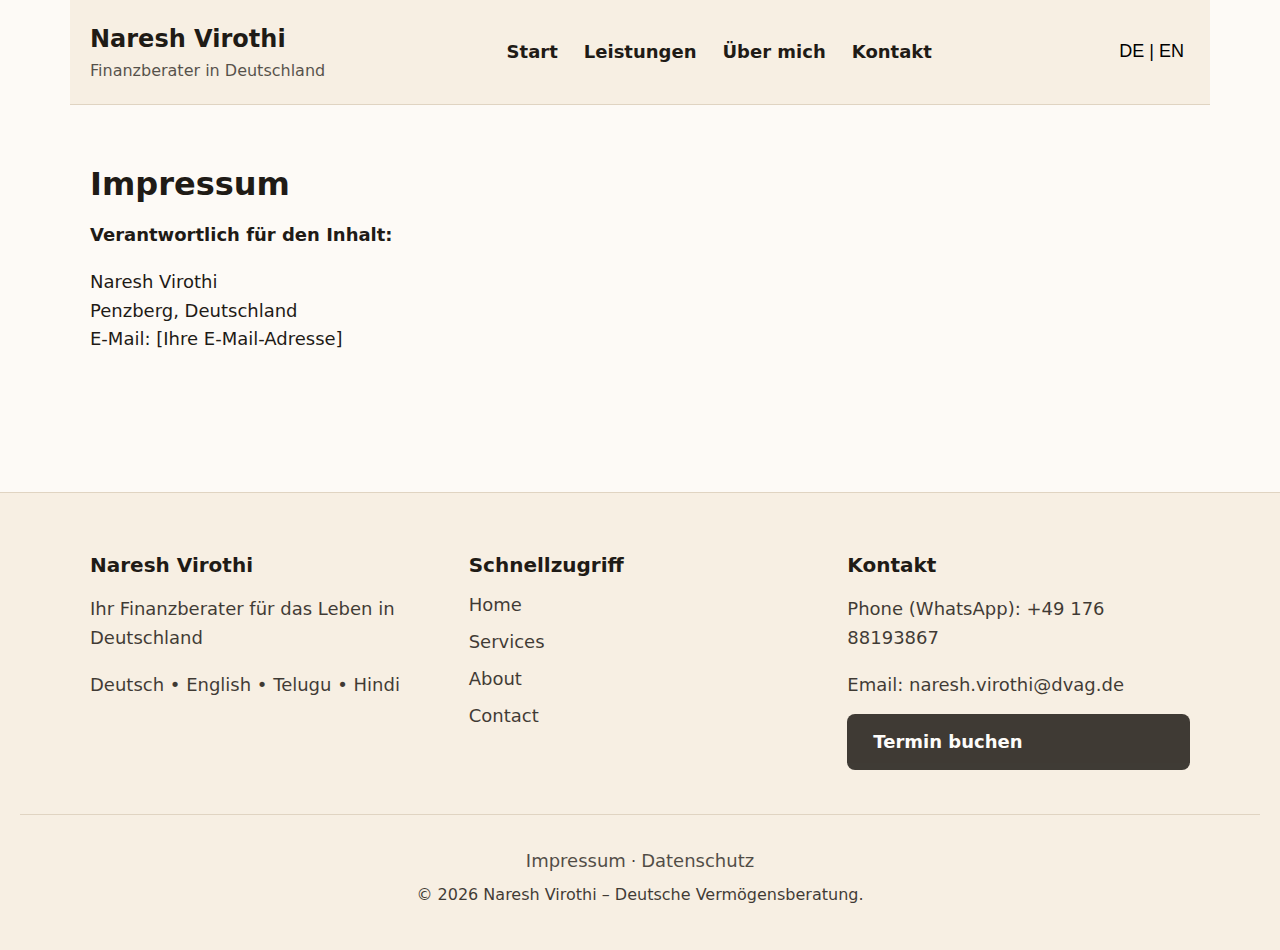
<file: impressum.html>
<!DOCTYPE html>
<html lang="en">
  <head>
    <meta charset="UTF-8" />
    <meta name="viewport" content="width=device-width, initial-scale=1.0" />
    <title>Impressum – Legal Notice</title>
    <link rel="stylesheet" href="styles.css" />
    <script defer src="script.js"></script>
  </head>
  <body>
    <header class="navbar">
      <div class="nav-left">
        <span class="brand">Naresh Virothi</span>
        <span class="brand-sub lang-de">Finanzberater in Deutschland</span>
        <span class="brand-sub lang-en">Financial Advisor in Germany</span>
      </div>
      <nav class="nav-links">
        <a href="index.html"><span class="lang-de">Start</span><span class="lang-en">Home</span></a>
        <a href="services.html"><span class="lang-de">Leistungen</span><span class="lang-en">Services</span></a>
        <a href="about.html"><span class="lang-de">Über mich</span><span class="lang-en">About</span></a>
        <a href="contact.html"><span class="lang-de">Kontakt</span><span class="lang-en">Contact</span></a>
      </nav>
      <div class="nav-right">
        <button id="lang-toggle" class="lang-toggle">DE | EN</button>
      </div>
    </header>

    <main>
      <section class="section">
        <div class="lang-de">
          <h2>Impressum</h2>
          <p><strong>Verantwortlich für den Inhalt:</strong></p>
          <p>
            Naresh Virothi<br />
            Penzberg, Deutschland<br />
            E-Mail: [Ihre E-Mail-Adresse]
          </p>
        </div>
        <div class="lang-en">
          <h2>Legal Notice</h2>
          <p><strong>Responsible for this website:</strong></p>
          <p>
            Naresh Virothi<br />
            Penzberg, Germany<br />
            Email: [your email address]
          </p>
        </div>
      </section>
    </main>

<footer class="footer">
  <div class="footer-grid">

    <!-- Column 1 -->
    <div class="footer-col">
      <h4>Naresh Virothi</h4>
      <p class="footer-sub">Ihr Finanzberater für das Leben in Deutschland</p>
      <p class="languages">Deutsch • English • Telugu • Hindi</p>
    </div>

    <!-- Column 2 -->
    <div class="footer-col">
      <h4>Schnellzugriff</h4>
      <a href="index.html">Home</a>
      <a href="services.html">Services</a>
      <a href="about.html">About</a>
      <a href="contact.html">Contact</a>
    </div>

    <!-- Column 3 -->
    <div class="footer-col">
      <h4>Kontakt</h4>
      <p>Phone (WhatsApp): +49 176 88193867</p>
      <p>Email: naresh.virothi@dvag.de</p>
      <a href="contact.html" class="btn footer-btn">Termin buchen</a>
    </div>

  </div>

  <!-- EXACT LEGAL SECTION FROM YOUR IMAGE -->
  <div class="footer-legal">
    <p>
      <a href="impressum.html">Impressum</a> · 
      <a href="datenschutz.html">Datenschutz</a>
    </p>
    <p>© 2026 Naresh Virothi – Deutsche Vermögensberatung.</p>
  </div>
</footer>

  </body>
</html>
</file>
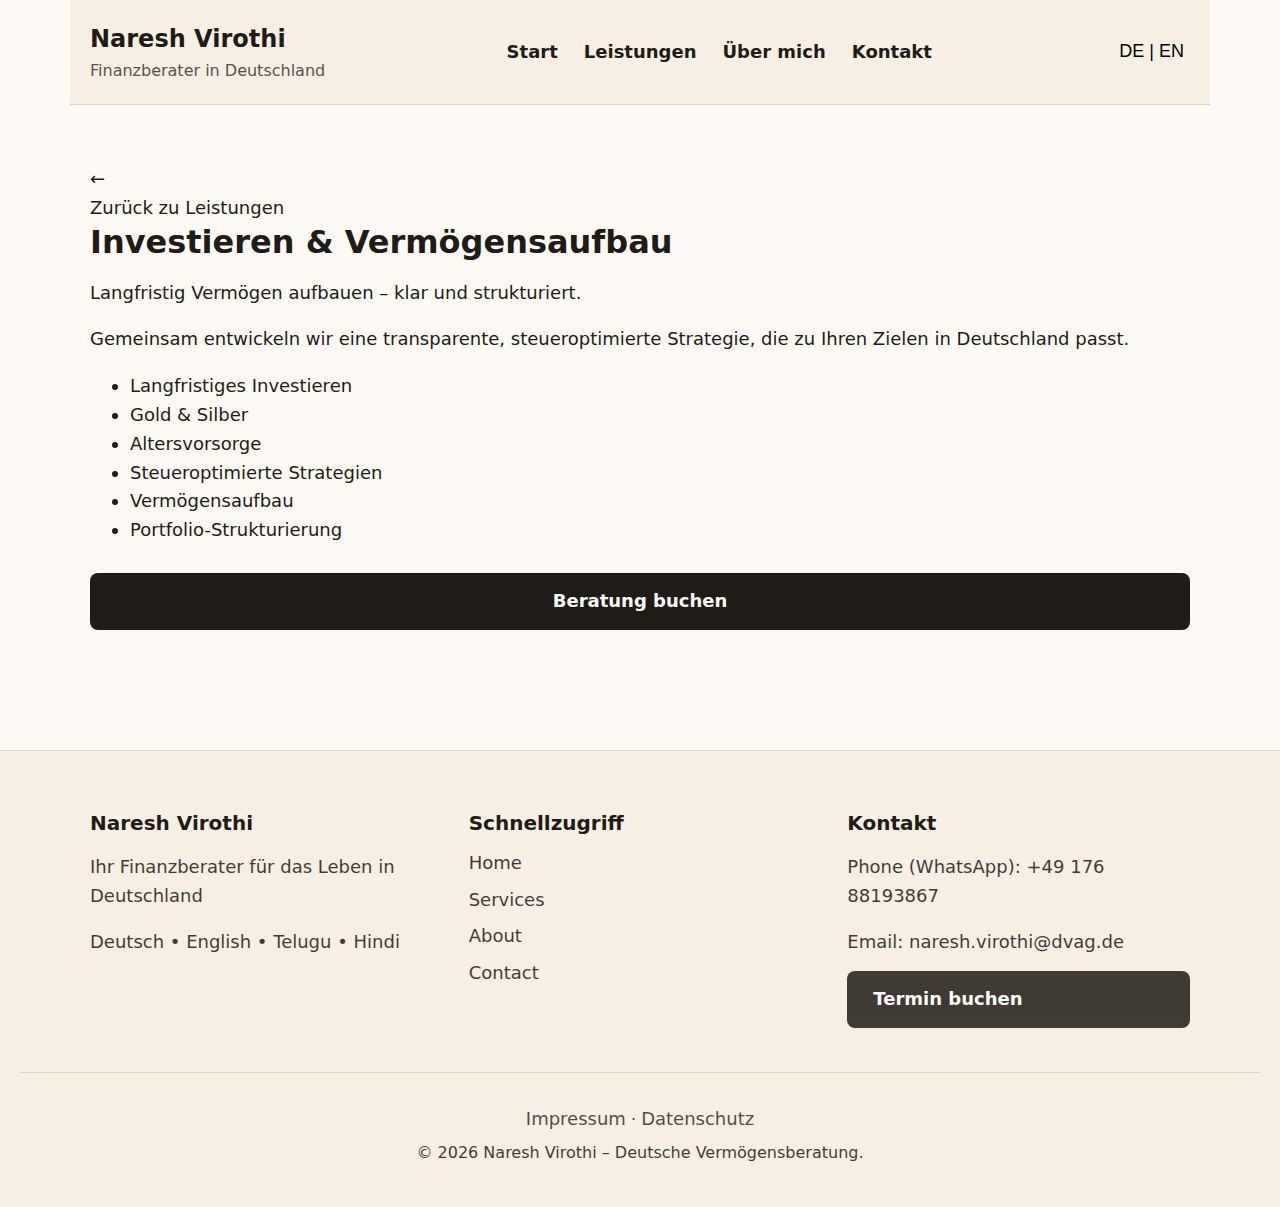
<file: investieren.html>
<!DOCTYPE html>
<html lang="en">
  <head>
    <meta charset="UTF-8" />
    <meta name="viewport" content="width=device-width, initial-scale=1.0" />
    <title>Investieren – Wealth Building</title>
    <link rel="stylesheet" href="styles.css" />
    <script defer src="script.js"></script>
  </head>

  <body>
    <header class="navbar">
      <div class="nav-left">
        <span class="brand">Naresh Virothi</span>
        <span class="brand-sub lang-de">Finanzberater in Deutschland</span>
        <span class="brand-sub lang-en">Financial Advisor in Germany</span>
      </div>

      <nav class="nav-links">
        <a href="index.html"><span class="lang-de">Start</span><span class="lang-en">Home</span></a>
        <a href="services.html"><span class="lang-de">Leistungen</span><span class="lang-en">Services</span></a>
        <a href="about.html"><span class="lang-de">Über mich</span><span class="lang-en">About</span></a>
        <a href="contact.html"><span class="lang-de">Kontakt</span><span class="lang-en">Contact</span></a>
      </nav>

      <div class="nav-right">
        <button id="lang-toggle" class="lang-toggle">DE | EN</button>
      </div>
    </header>

<main>
  <section class="section">

    <a href="services.html" class="back-link">
      <span class="arrow">←</span>
      <span class="lang-de">Zurück zu Leistungen</span>
      <span class="lang-en">Back to Services</span>
    </a>

    <div class="lang-de">
      <h2>Investieren & Vermögensaufbau</h2>
          <p>Langfristig Vermögen aufbauen – klar und strukturiert.</p>
          <p>Gemeinsam entwickeln wir eine transparente, steueroptimierte Strategie, die zu Ihren Zielen in Deutschland passt.</p>

          <ul>
            <li>Langfristiges Investieren</li>
            <li>Gold & Silber</li>
            <li>Altersvorsorge</li>
            <li>Steueroptimierte Strategien</li>
            <li>Vermögensaufbau</li>
            <li>Portfolio-Strukturierung</li>
          </ul>
        </div>

        <div class="lang-en">
          <h2>Investing & Wealth Building</h2>
          <p>Build long-term wealth — clear and structured.</p>
          <p>Together we develop a transparent, tax‑optimized strategy tailored to your goals in Germany.</p>

          <ul>
            <li>Long-term investing</li>
            <li>Gold & silver</li>
            <li>Retirement planning</li>
            <li>Tax‑optimized strategies</li>
            <li>Wealth building</li>
            <li>Portfolio structuring</li>
          </ul>
        </div>

        <a href="contact.html" class="btn center">
          <span class="lang-de">Beratung buchen</span>
          <span class="lang-en">Book consultation</span>
        </a>

      </section>
    </main>

<footer class="footer">
  <div class="footer-grid">

    <!-- Column 1 -->
    <div class="footer-col">
      <h4>Naresh Virothi</h4>
      <p class="footer-sub">Ihr Finanzberater für das Leben in Deutschland</p>
      <p class="languages">Deutsch • English • Telugu • Hindi</p>
    </div>

    <!-- Column 2 -->
    <div class="footer-col">
      <h4>Schnellzugriff</h4>
      <a href="index.html">Home</a>
      <a href="services.html">Services</a>
      <a href="about.html">About</a>
      <a href="contact.html">Contact</a>
    </div>

    <!-- Column 3 -->
    <div class="footer-col">
      <h4>Kontakt</h4>
      <p>Phone (WhatsApp): +49 176 88193867</p>
      <p>Email: naresh.virothi@dvag.de</p>
      <a href="contact.html" class="btn footer-btn">Termin buchen</a>
    </div>

  </div>

  <!-- EXACT LEGAL SECTION FROM YOUR IMAGE -->
  <div class="footer-legal">
    <p>
      <a href="impressum.html">Impressum</a> · 
      <a href="datenschutz.html">Datenschutz</a>
    </p>
    <p>© 2026 Naresh Virothi – Deutsche Vermögensberatung.</p>
  </div>
</footer>

  </body>
</html>
</file>
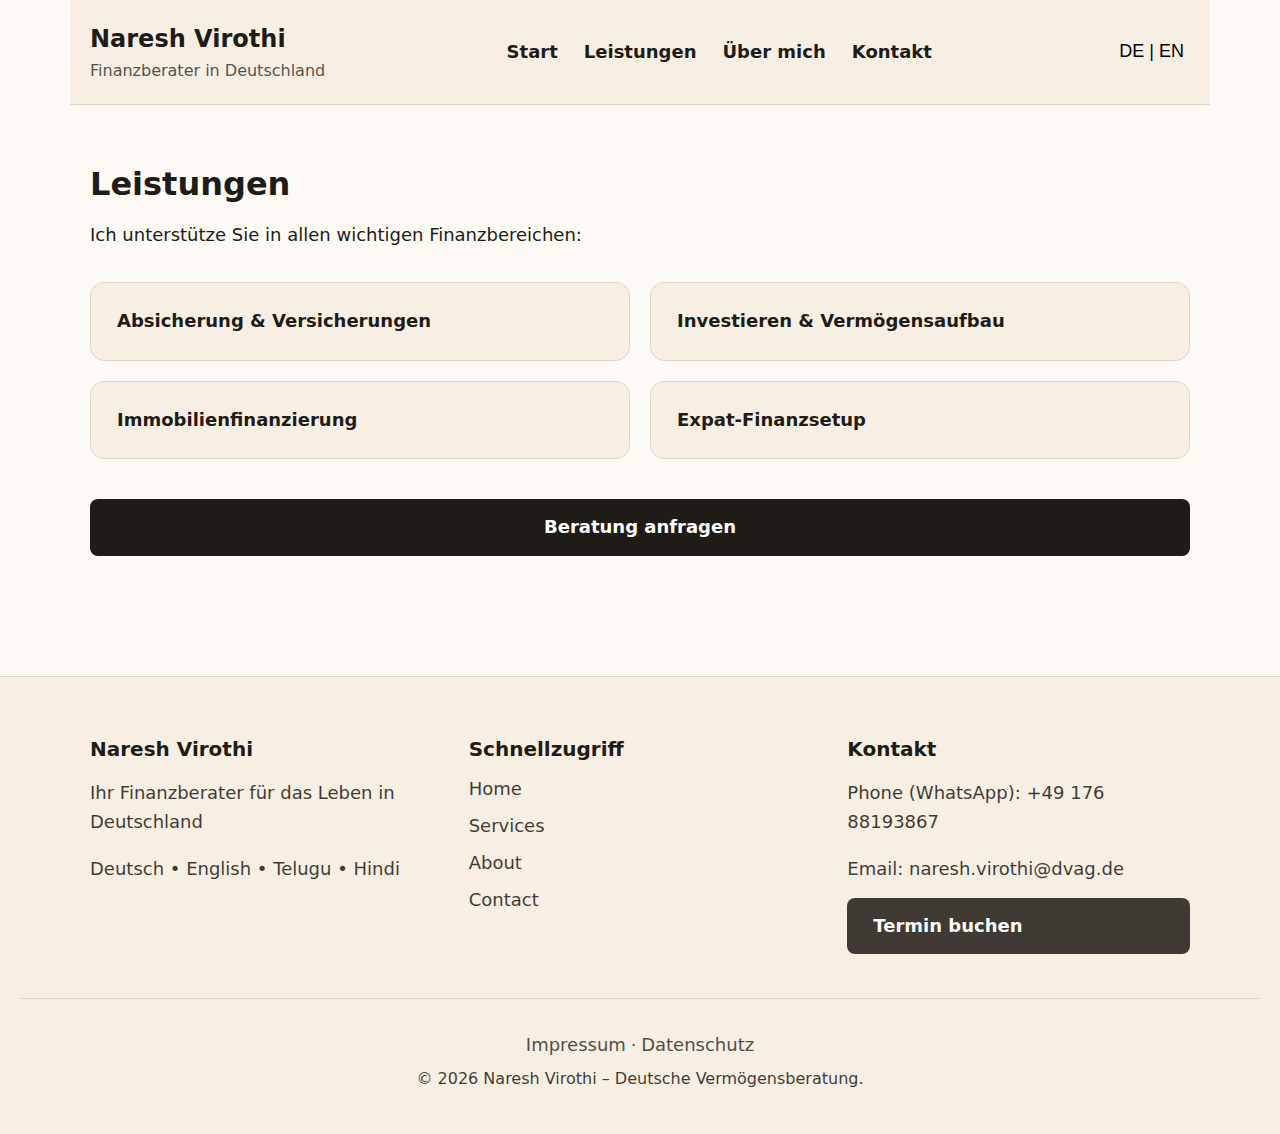
<file: services.html>
<!DOCTYPE html>
<html lang="en">
  <head>
    <meta charset="UTF-8" />
    <meta name="viewport" content="width=device-width, initial-scale=1.0" />
    <title>Leistungen – Services</title>
    <link rel="stylesheet" href="styles.css" />
    <script defer src="script.js"></script>
  </head>

  <body>
    <header class="navbar">
      <div class="nav-left">
        <span class="brand">Naresh Virothi</span>
        <span class="brand-sub lang-de">Finanzberater in Deutschland</span>
        <span class="brand-sub lang-en">Financial Advisor in Germany</span>
      </div>

      <nav class="nav-links">
        <a href="index.html"><span class="lang-de">Start</span><span class="lang-en">Home</span></a>
        <a href="services.html"><span class="lang-de">Leistungen</span><span class="lang-en">Services</span></a>
        <a href="about.html"><span class="lang-de">Über mich</span><span class="lang-en">About</span></a>
        <a href="contact.html"><span class="lang-de">Kontakt</span><span class="lang-en">Contact</span></a>
      </nav>

      <div class="nav-right">
        <button id="lang-toggle" class="lang-toggle">DE | EN</button>
      </div>
    </header>

    <main>
      <section class="section">
        <div class="lang-de">
          <h2>Leistungen</h2>
          <p>Ich unterstütze Sie in allen wichtigen Finanzbereichen:</p>
        </div>

        <div class="lang-en">
          <h2>Services</h2>
          <p>I support you across all key financial areas:</p>
        </div>

        <div class="services-grid">

          <a href="absicherung.html" class="service-card">
            <span class="lang-de">Absicherung & Versicherungen</span>
            <span class="lang-en">Protection & Insurance</span>
          </a>

          <a href="investieren.html" class="service-card">
            <span class="lang-de">Investieren & Vermögensaufbau</span>
            <span class="lang-en">Investing & Wealth Building</span>
          </a>

          <a href="immobilien.html" class="service-card">
            <span class="lang-de">Immobilienfinanzierung</span>
            <span class="lang-en">Real Estate Financing</span>
          </a>

          <a href="expat.html" class="service-card">
            <span class="lang-de">Expat‑Finanzsetup</span>
            <span class="lang-en">Expat Financial Setup</span>
          </a>

        </div>

       <a href="https://outlook.office.com/book/FinanzberatungmitNareshVirothi@dvag02.onmicrosoft.com/"
   target="_blank" rel="noopener" class="btn center">
  <span class="lang-de">Beratung anfragen</span>
  <span class="lang-en">Request consultation</span>
</a>

      </section>
    </main>

<footer class="footer">
  <div class="footer-grid">

    <!-- Column 1 -->
    <div class="footer-col">
      <h4>Naresh Virothi</h4>
      <p class="footer-sub">Ihr Finanzberater für das Leben in Deutschland</p>
      <p class="languages">Deutsch • English • Telugu • Hindi</p>
    </div>

    <!-- Column 2 -->
    <div class="footer-col">
      <h4>Schnellzugriff</h4>
      <a href="index.html">Home</a>
      <a href="services.html">Services</a>
      <a href="about.html">About</a>
      <a href="contact.html">Contact</a>
    </div>

    <!-- Column 3 -->
    <div class="footer-col">
      <h4>Kontakt</h4>
      <p>Phone (WhatsApp): +49 176 88193867</p>
      <p>Email: naresh.virothi@dvag.de</p>
      <a href="contact.html" class="btn footer-btn">Termin buchen</a>
    </div>

  </div>

  <!-- EXACT LEGAL SECTION FROM YOUR IMAGE -->
  <div class="footer-legal">
    <p>
      <a href="impressum.html">Impressum</a> · 
      <a href="datenschutz.html">Datenschutz</a>
    </p>
    <p>© 2026 Naresh Virothi – Deutsche Vermögensberatung.</p>
  </div>
</footer>

  </body>
</html>
</file>
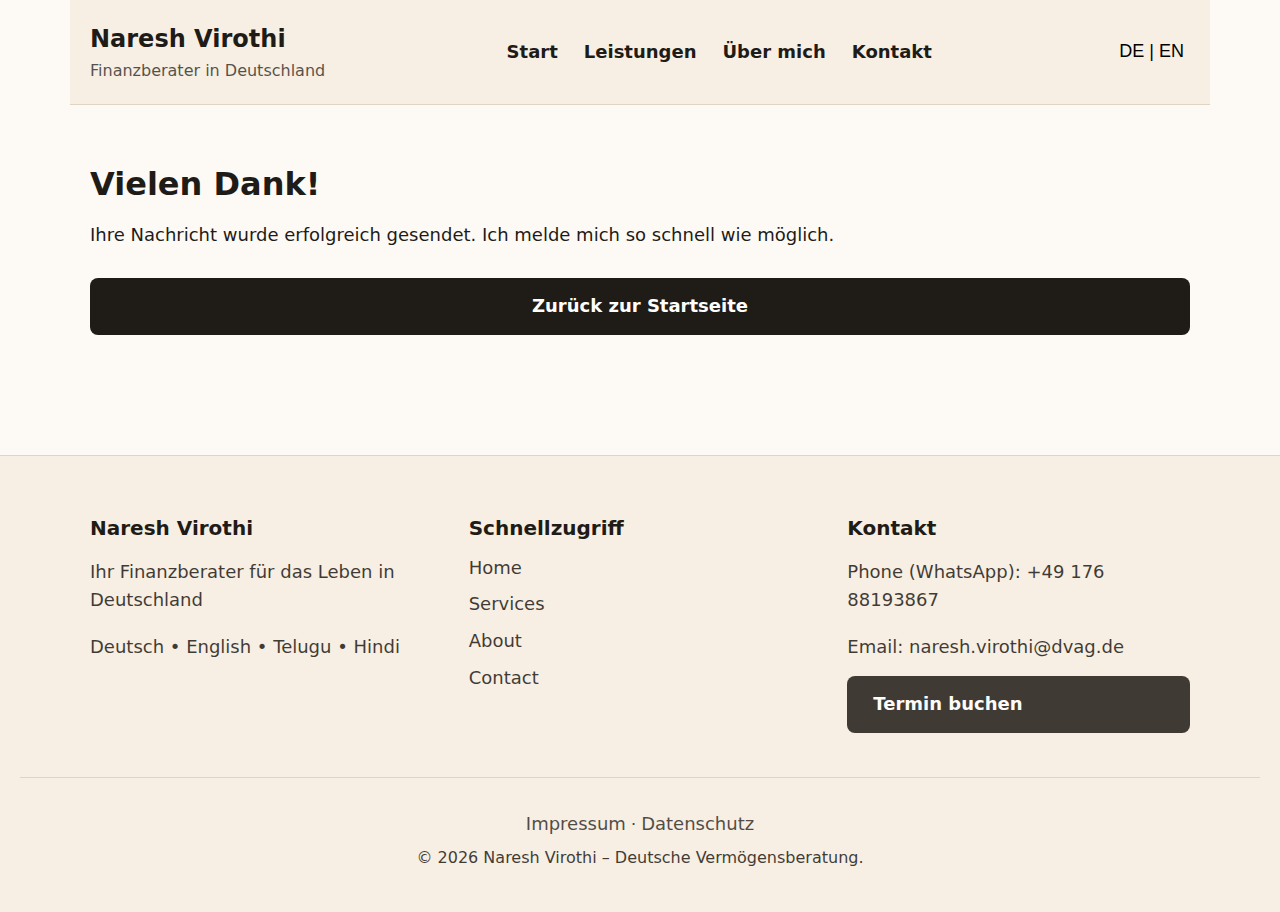
<file: thankyou.html>
<!DOCTYPE html>
<html lang="en">
  <head>
    <meta charset="UTF-8" />
    <meta name="viewport" content="width=device-width, initial-scale=1.0" />
    <title>Danke – Thank You</title>
    <link rel="stylesheet" href="styles.css" />
    <script defer src="script.js"></script>
  </head>
  <body>
    <header class="navbar">
      <div class="nav-left">
        <span class="brand">Naresh Virothi</span>
        <span class="brand-sub lang-de">Finanzberater in Deutschland</span>
        <span class="brand-sub lang-en">Financial Advisor in Germany</span>
      </div>
      <nav class="nav-links">
        <a href="index.html"><span class="lang-de">Start</span><span class="lang-en">Home</span></a>
        <a href="services.html"><span class="lang-de">Leistungen</span><span class="lang-en">Services</span></a>
        <a href="about.html"><span class="lang-de">Über mich</span><span class="lang-en">About</span></a>
        <a href="contact.html"><span class="lang-de">Kontakt</span><span class="lang-en">Contact</span></a>
      </nav>
      <div class="nav-right">
        <button id="lang-toggle" class="lang-toggle">DE | EN</button>
      </div>
    </header>

    <main>
      <section class="section">
        <div class="lang-de">
          <h2>Vielen Dank!</h2>
          <p>Ihre Nachricht wurde erfolgreich gesendet. Ich melde mich so schnell wie möglich.</p>
        </div>
        <div class="lang-en">
          <h2>Thank you!</h2>
          <p>Your message has been sent successfully. I will get back to you shortly.</p>
        </div>

        <a href="index.html" class="btn center">
          <span class="lang-de">Zurück zur Startseite</span>
          <span class="lang-en">Back to Home</span>
        </a>
      </section>
    </main>

<footer class="footer">
  <div class="footer-grid">

    <!-- Column 1 -->
    <div class="footer-col">
      <h4>Naresh Virothi</h4>
      <p class="footer-sub">Ihr Finanzberater für das Leben in Deutschland</p>
      <p class="languages">Deutsch • English • Telugu • Hindi</p>
    </div>

    <!-- Column 2 -->
    <div class="footer-col">
      <h4>Schnellzugriff</h4>
      <a href="index.html">Home</a>
      <a href="services.html">Services</a>
      <a href="about.html">About</a>
      <a href="contact.html">Contact</a>
    </div>

    <!-- Column 3 -->
    <div class="footer-col">
      <h4>Kontakt</h4>
      <p>Phone (WhatsApp): +49 176 88193867</p>
      <p>Email: naresh.virothi@dvag.de</p>
      <a href="contact.html" class="btn footer-btn">Termin buchen</a>
    </div>

  </div>

  <!-- EXACT LEGAL SECTION FROM YOUR IMAGE -->
  <div class="footer-legal">
    <p>
      <a href="impressum.html">Impressum</a> · 
      <a href="datenschutz.html">Datenschutz</a>
    </p>
    <p>© 2026 Naresh Virothi – Deutsche Vermögensberatung.</p>
  </div>
</footer>

  </body>
</html>
</file>
<file: styles.css>
/* ------------------------------
   GLOBAL STYLES
------------------------------ */

body {
  margin: 0;
  font-family: system-ui, sans-serif;
  background: #fdfaf6;
  color: #1f1b16;
}

/* GLOBAL TYPOGRAPHY SCALE (UNIFIED) */
h1 { font-size: 40px; font-weight: 700; margin: 0 0 16px; }
h2 { font-size: 32px; font-weight: 700; margin: 0 0 16px; }
h3 { font-size: 24px; font-weight: 700; margin: 0 0 14px; }
h4 { font-size: 20px; font-weight: 700; margin: 0 0 12px; }

p, li, a, span {
  font-size: 18px;
  line-height: 1.6;
}

a {
  text-decoration: none;
  color: inherit;
}

/* ------------------------------
   GLOBAL LAYOUT WIDTH (UNIFORM)
------------------------------ */

.container,
.section,
.about-wrapper,
.contact-wrapper,
.footer-grid,
.navbar,
.hero-inner {
  max-width: 1100px;
  margin: 0 auto;
  width: 100%;
  padding-left: 20px;
  padding-right: 20px;
}

/* ------------------------------
   NAVBAR
------------------------------ */

.navbar {
  padding: 20px 20px;
  background: #f7efe3;
  border-bottom: 1px solid #e0d4c2;

  display: flex;
  justify-content: space-between;
  align-items: center;
}

.nav-left .brand {
  font-size: 24px;
  font-weight: 700;
}

.brand-sub {
  display: block;
  font-size: 16px;
  opacity: 0.75;
}

.nav-links {
  display: flex;
  gap: 26px;
}

.nav-links a {
  font-size: 18px;
  font-weight: 600;
}

.nav-right button {
  background: none;
  border: none;
  font-size: 18px;
  cursor: pointer;
}

/* SHOW DESKTOP DE | EN */
.nav-right {
  display: flex;
  align-items: center;
}

/* ------------------------------
   HERO (UNIFIED)
------------------------------ */

.hero-bg {
  width: 100%;
  background: #fdfaf6;
  display: flex;
  justify-content: center;
}

.hero-inner {
  height: 520px;
  background-image: url("naresh.png");
  background-size: contain;
  background-repeat: no-repeat;
  background-position: right center;

  display: flex;
  align-items: center;
  padding: 50px 20px;
}

.hero-content {
  max-width: 650px;
  padding-top: 120px;
}

.eyebrow {
  font-size: 20px;
  font-weight: 600;
  margin-bottom: 10px;
}

.hero-sub {
  font-size: 20px;
  line-height: 1.65;
  margin-bottom: 24px;
}

.hero-buttons {
  display: flex;
  gap: 14px;
  margin-bottom: 14px;
}

.languages {
  font-size: 18px;
  opacity: 0.8;
}

/* ------------------------------
   SECTION LAYOUT (UNIFIED)
------------------------------ */

.section {
  padding: 60px 20px;
}

.section-light {
  background: #f7efe3;
  border-top: 1px solid #e0d4c2;
  border-bottom: 1px solid #e0d4c2;
}

.section-header {
  margin-bottom: 28px;
}

/* ------------------------------
   SERVICES GRID
------------------------------ */

.services-grid {
  display: grid;
  grid-template-columns: 1fr;
  gap: 20px;
  margin: 32px 0 40px;
}

@media (min-width: 700px) {
  .services-grid {
    grid-template-columns: 1fr 1fr;
  }
}

.service-card {
  padding: 24px 26px;
  background: #f7efe3;
  border: 1px solid #e0d4c2;
  border-radius: 14px;
  font-size: 18px;
  font-weight: 600;
  transition: background 0.2s ease, transform 0.15s ease;
}

.service-card:hover {
  background: #efe5d4;
  transform: translateY(-2px);
}

/* ------------------------------
   PILLARS
------------------------------ */

.pillars-grid {
  display: grid;
  gap: 26px;
}

@media (min-width: 700px) {
  .pillars-grid {
    grid-template-columns: 1fr 1fr;
  }
}

.pillar {
  background: #f7efe3;
  border: 1px solid #e0d4c2;
  padding: 26px;
  border-radius: 14px;
}

/* ------------------------------
   BUTTONS
------------------------------ */

.btn {
  display: inline-block;
  padding: 14px 26px;
  background: #1f1b16;
  color: white;
  border-radius: 8px;
  font-size: 18px;
  font-weight: 600;
  transition: opacity 0.2s ease;
}

.btn:hover {
  opacity: 0.85;
}

.btn-outline {
  background: transparent;
  border: 2px solid #1f1b16;
  color: #1f1b16;
}

.center {
  display: block;
  text-align: center;
  margin: 28px auto 0;
}

/* ------------------------------
   ABOUT PAGE
------------------------------ */

.about-wrapper {
  padding-top: 20px;
}

.about-box {
  background: #f7efe3;
  border: 1px solid #e0d4c2;
  padding: 26px 28px;
  border-radius: 14px;
  margin: 36px 0;
}

/* ------------------------------
   CONTACT PAGE
------------------------------ */

.contact-grid {
  display: grid;
  gap: 26px;
}

@media (min-width: 750px) {
  .contact-grid {
    grid-template-columns: 1fr 1fr 1fr;
  }
}

.contact-box {
  background: #f7efe3;
  border: 1px solid #e0d4c2;
  padding: 26px;
  border-radius: 14px;
}

/* ------------------------------
   FOOTER
------------------------------ */

.footer {
  background: #f7efe3;
  padding: 60px 20px 0;
  border-top: 1px solid #e0d4c2;
  margin-top: 60px;
}

.footer-grid {
  display: grid;
  gap: 36px;
  margin-bottom: 36px;
}

@media (min-width: 750px) {
  .footer-grid {
    grid-template-columns: 1fr 1fr 1fr;
  }
}

.footer-col h4 {
  margin-bottom: 14px;
  font-size: 20px;
  font-weight: 700;
}

.footer-col a {
  display: block;
  margin-bottom: 8px;
  font-size: 18px;
  opacity: 0.85;
}

.footer-col a:hover {
  opacity: 1;
}

.footer-sub,
.footer-col p {
  font-size: 18px;
  opacity: 0.85;
  margin-bottom: 8px;
}

.footer-btn {
  margin-top: 14px;
  display: inline-block;
}

/* ------------------------------
   LEGAL FOOTER
------------------------------ */

.footer-legal {
  text-align: center;
  padding: 26px 0 36px;
  border-top: 1px solid #e0d4c2;
}

.footer-legal p {
  margin: 6px 0;
  font-size: 16px;
  opacity: 0.85;
}

.footer-legal a {
  color: #1f1b16;
  text-decoration: none;
  opacity: 0.9;
}

.footer-legal a:hover {
  opacity: 1;
}

/* ------------------------------
   MOBILE OPTIMIZATION
------------------------------ */

@media (max-width: 600px) {

  /* ✅ FIXED HERO OVERLAP */
  .hero-inner {
    height: auto;
    padding: 160px 20px 40px; /* pushes text down */
    background-size: 95%;
    background-position: center top; /* keeps face visible */
    flex-direction: column;
    align-items: flex-start;
  }

  .hero-content {
    max-width: 100%;
    padding: 0;
    text-align: left;
  }

  .hero-content h1 {
    font-size: 28px;
    line-height: 1.25;
  }

  .hero-sub {
    font-size: 16px;
    line-height: 1.45;
  }

  .footer {
    padding: 40px 20px 0;
  }

  .footer-grid {
    gap: 20px;
  }

  .footer-col h4 {
    font-size: 18px;
  }

  .footer-col a,
  .footer-col p {
    font-size: 16px;
  }
}

/* ------------------------------
   MOBILE HAMBURGER MENU
------------------------------ */

.hamburger {
  font-size: 30px;
  background: none;
  border: none;
  cursor: pointer;
  padding: 6px 10px;
  line-height: 1;
  display: none;
}

.nav-links {
  display: flex;
}

/* Hide mobile menu on desktop */
.mobile-menu {
  display: none;
}

/* ------------------------------
   MOBILE BREAKPOINT
------------------------------ */

@media (max-width: 700px) {

  .nav-links,
  .nav-right {
    display: none !important;
  }

  .hamburger {
    display: block;
  }

  .mobile-menu {
    display: flex;
    max-height: 0;
    overflow: hidden;
    opacity: 0;
    flex-direction: column;
    background: #f7efe3;
    border-top: 1px solid #e0d4c2;
    transition: max-height 0.35s ease, opacity 0.25s ease;
    padding: 0 20px;
  }

  .mobile-menu.open {
    max-height: 400px;
    opacity: 1;
    padding: 20px;
  }

  .mobile-menu a {
    padding: 12px 0;
    font-size: 18px;
    font-weight: 600;
    border-bottom: 1px solid #e0d4c2;
  }

  .mobile-menu a:last-child {
    border-bottom: none;
  }

  .lang-toggle-mobile {
    margin-top: 14px;
    font-size: 18px;
    background: none;
    border: none;
    cursor: pointer;
    padding: 10px 0;
  }
}
</file>
